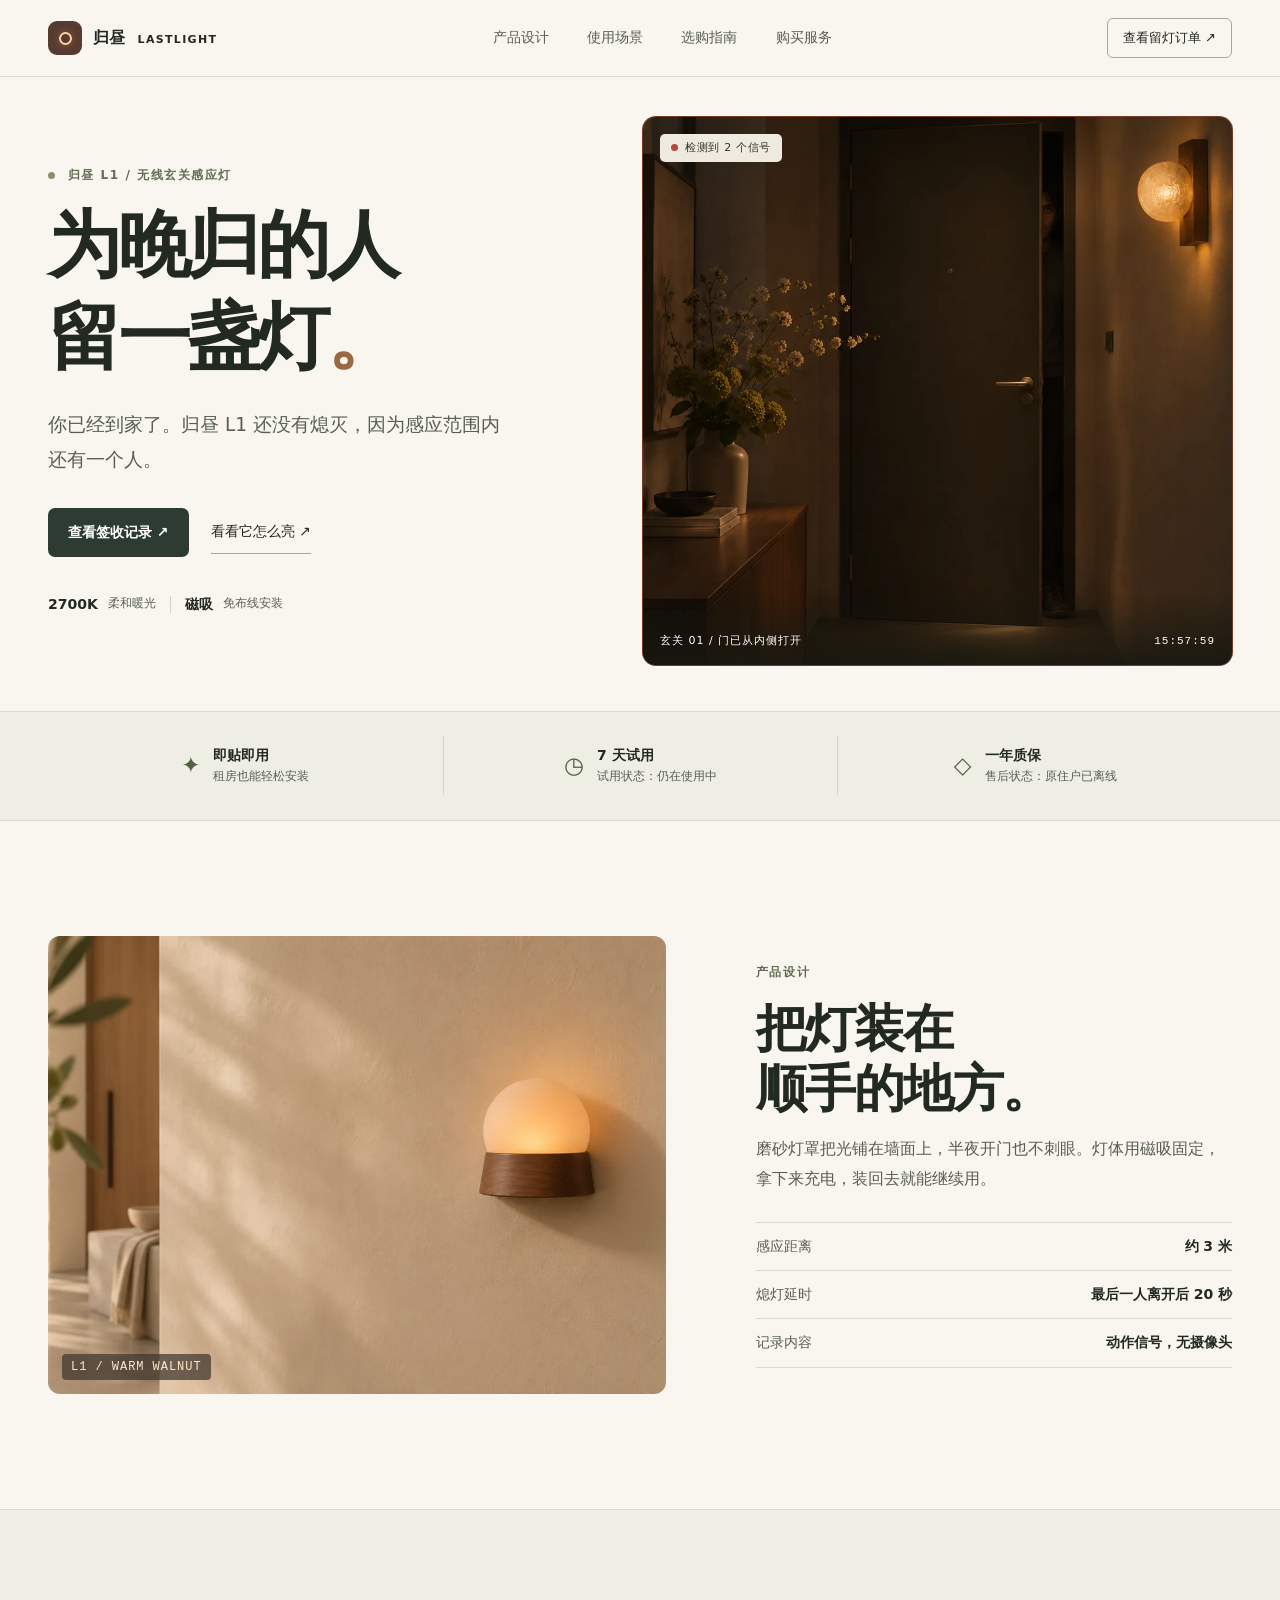
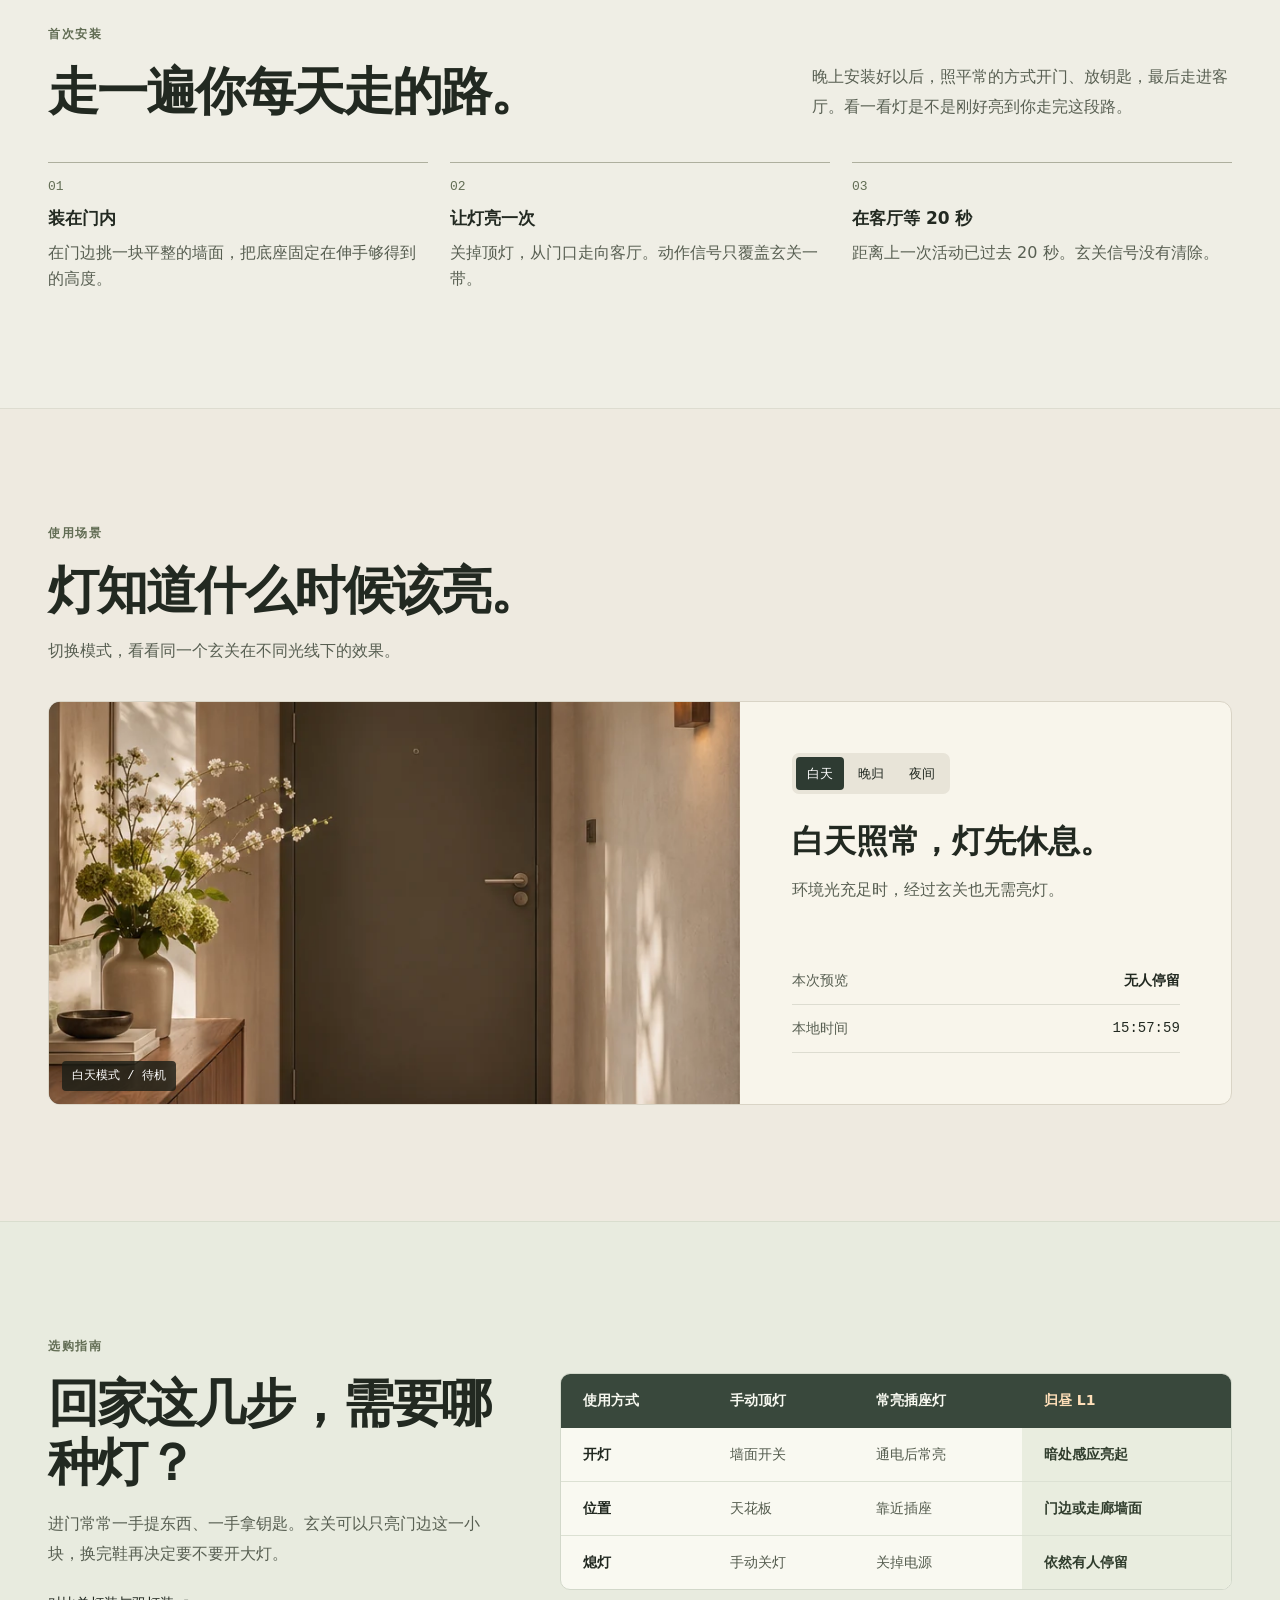
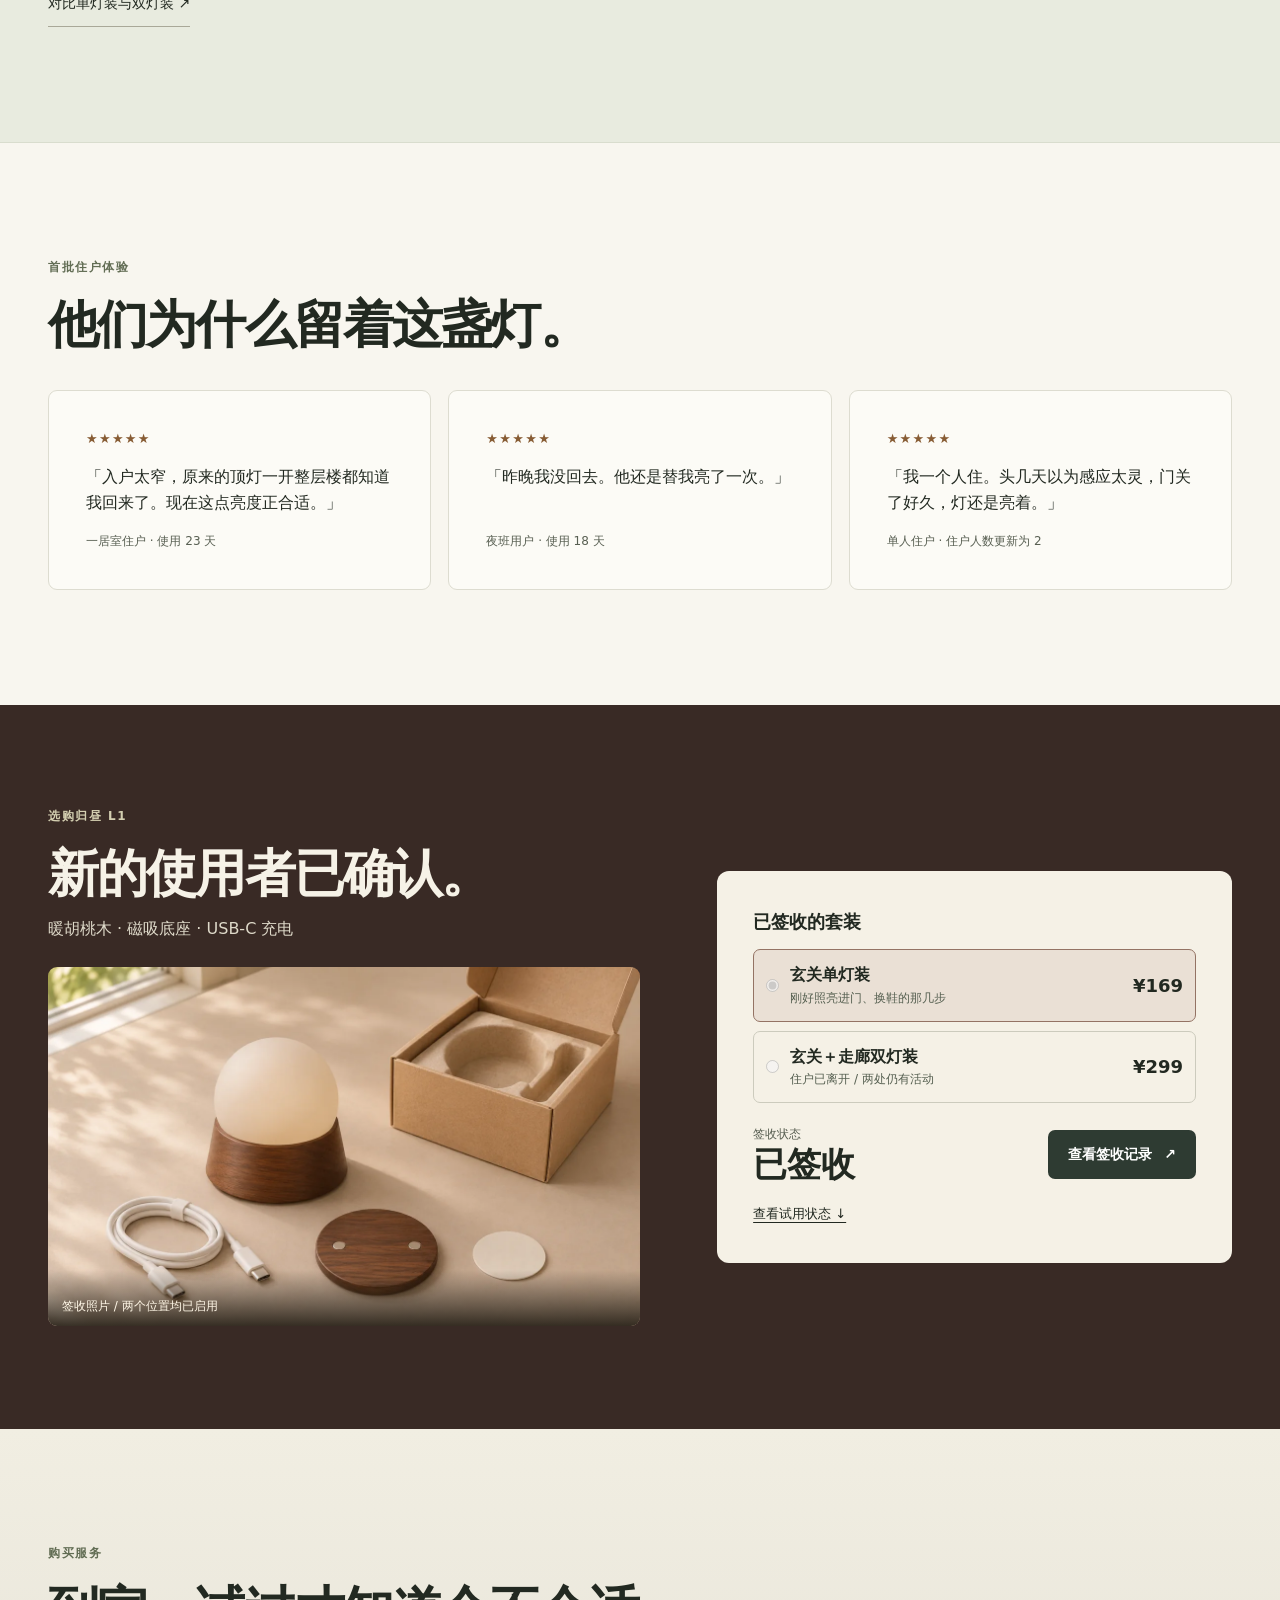
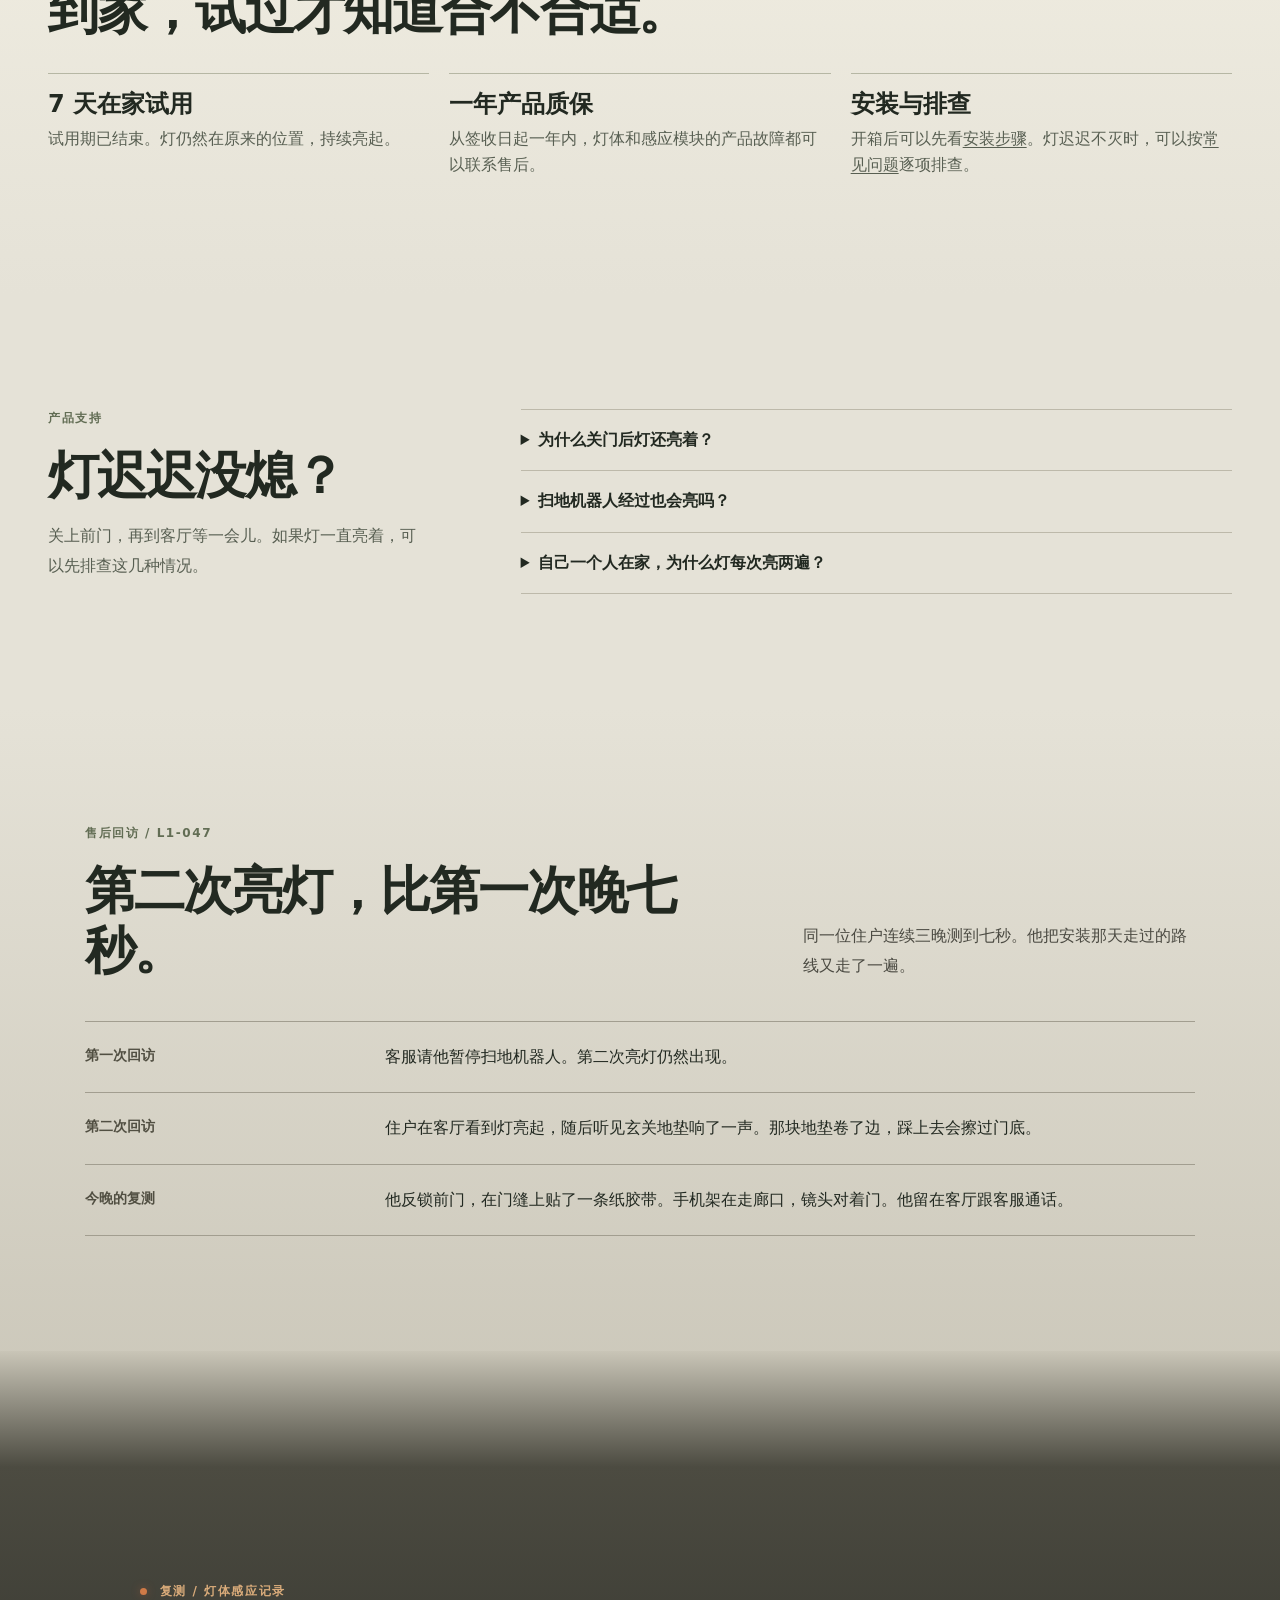
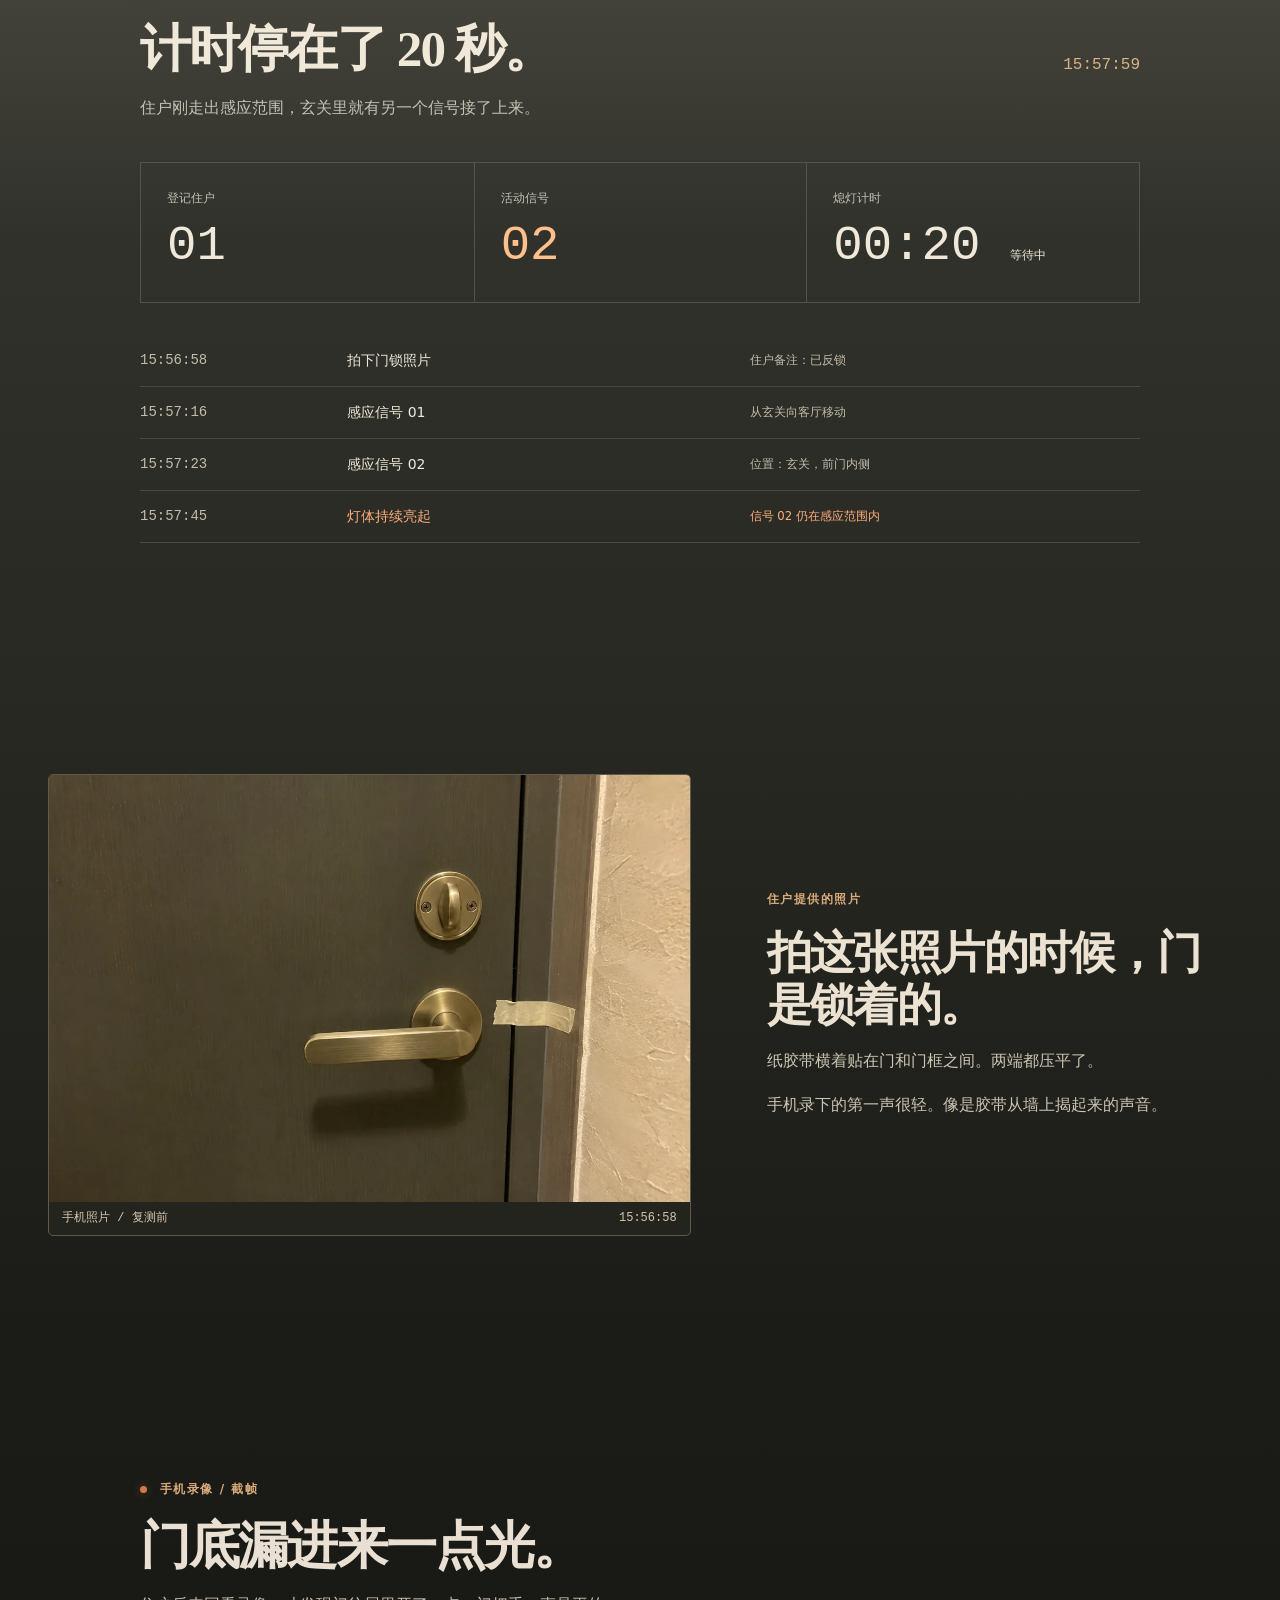
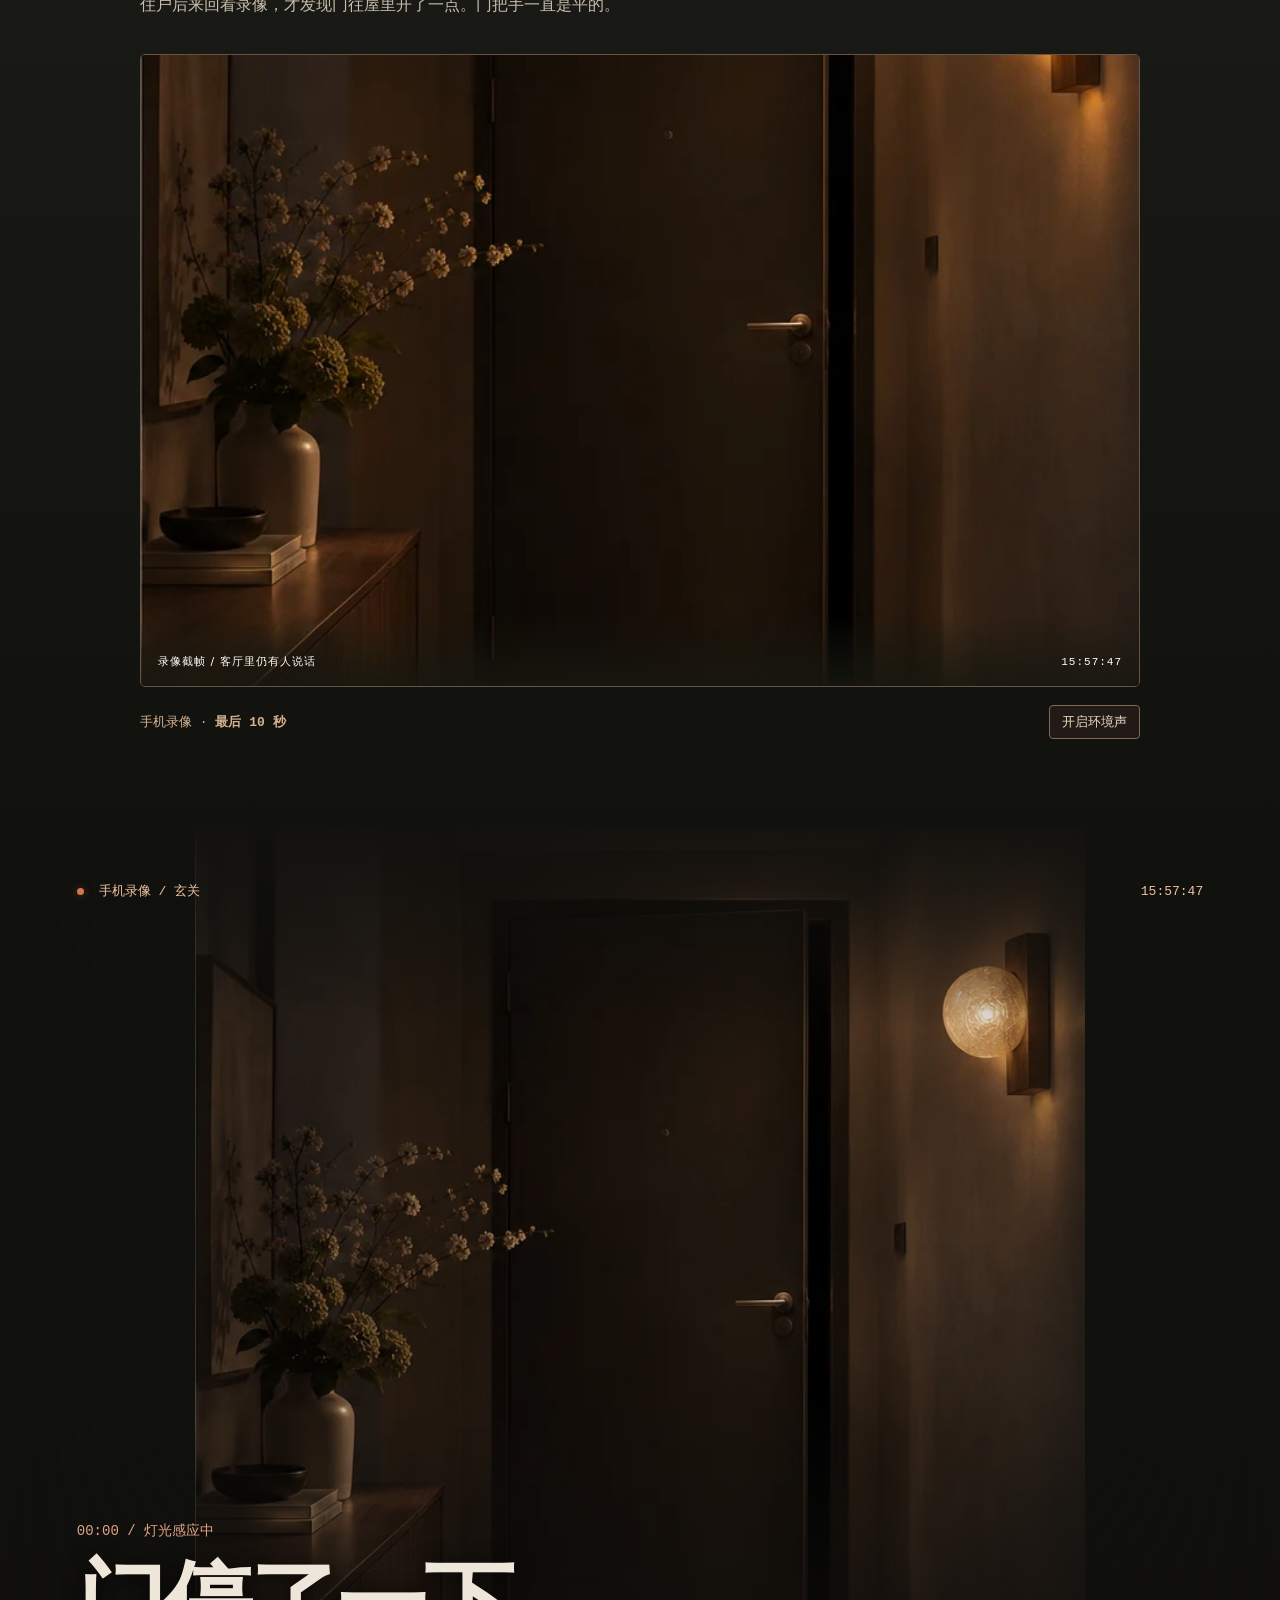
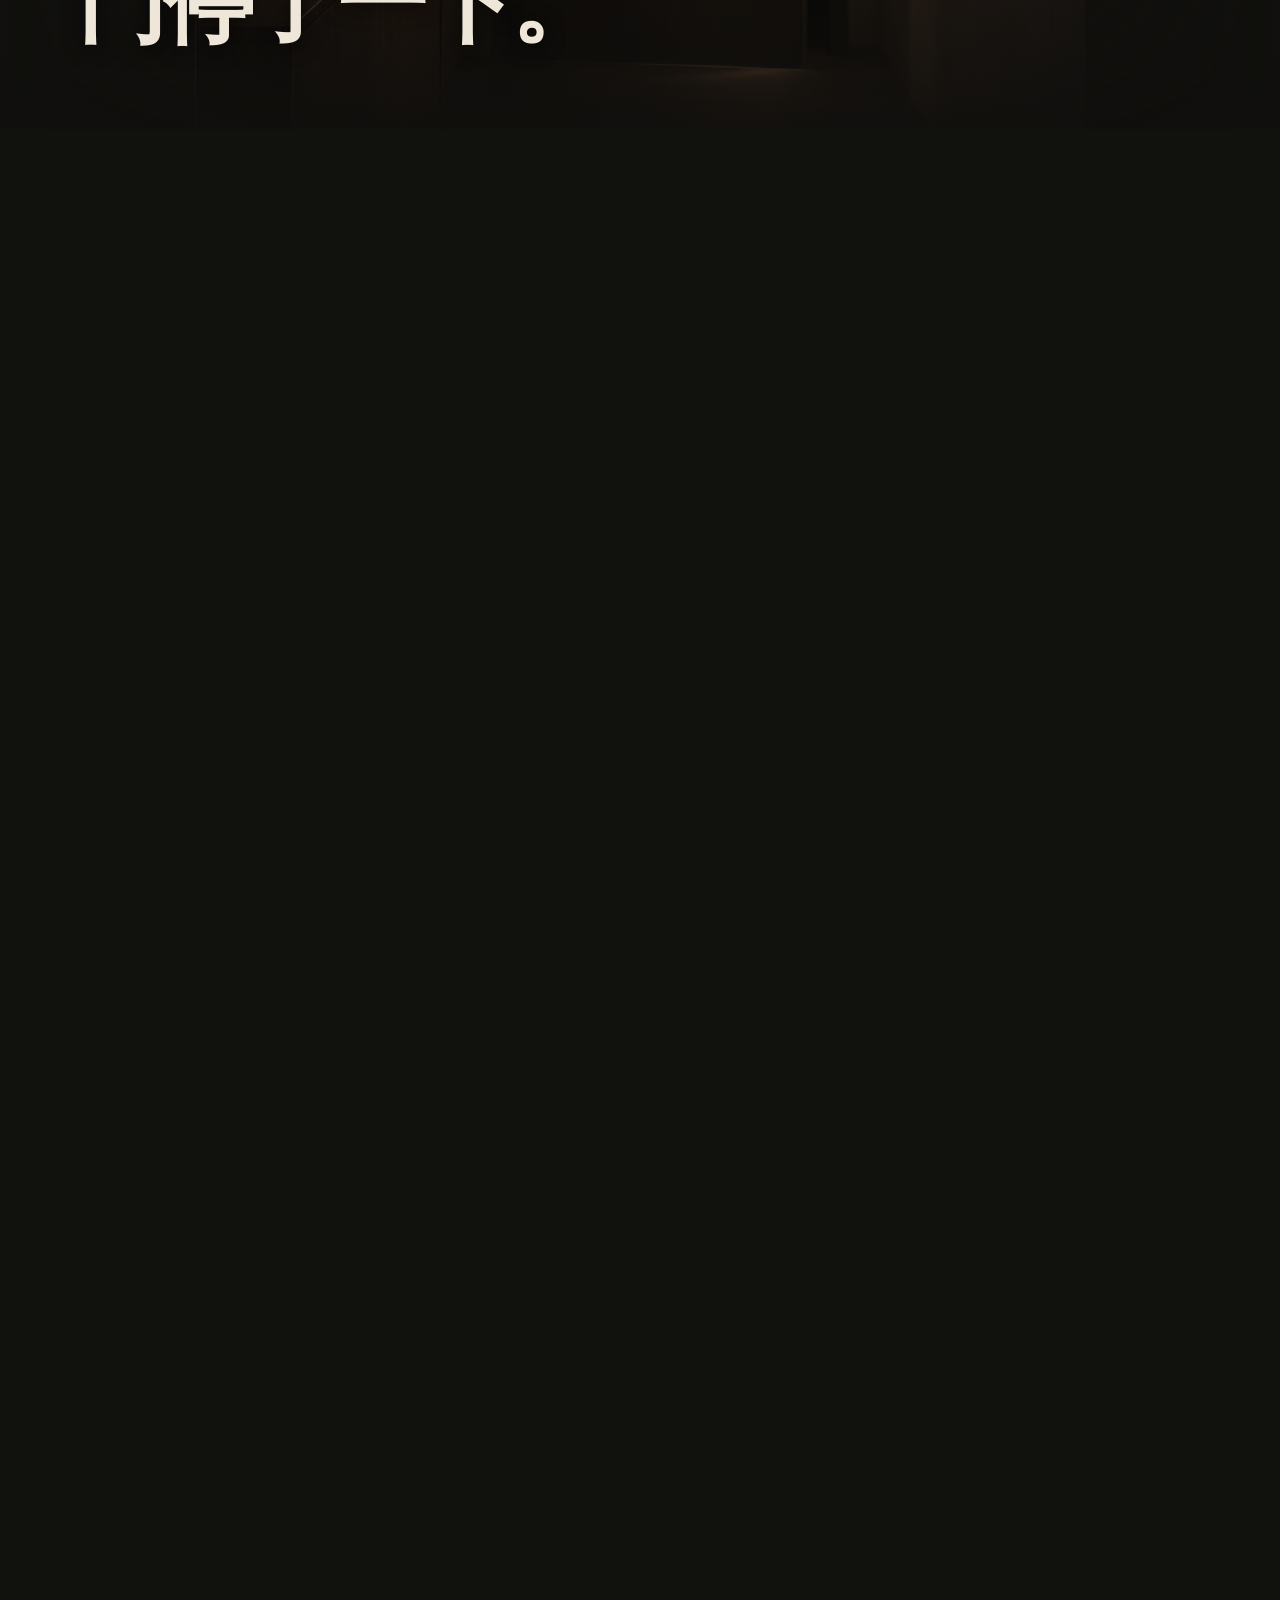
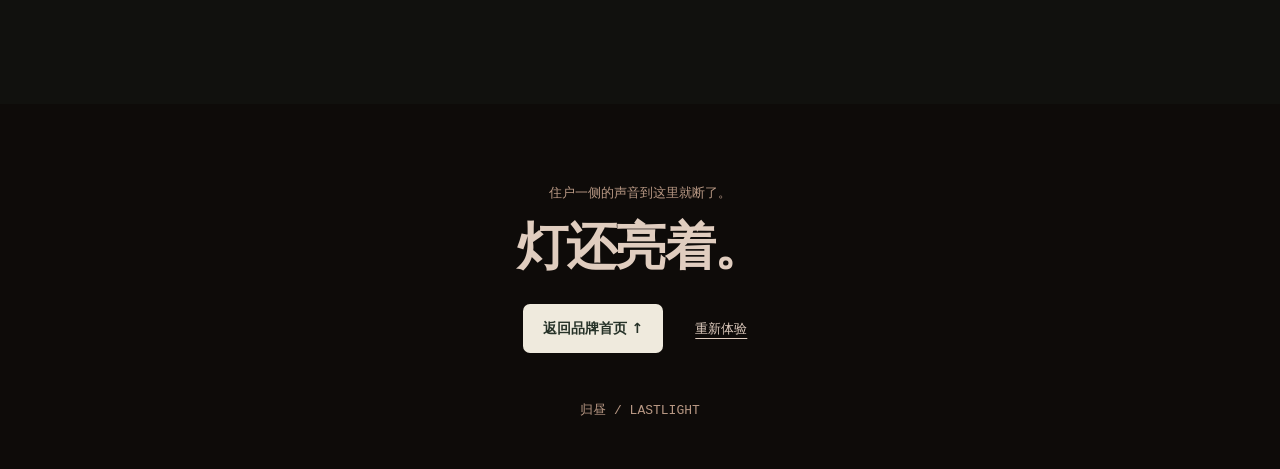
<file: index.html>
<!doctype html>
<html lang="zh-CN">
<head>
  <meta charset="UTF-8">
  <meta name="viewport" content="width=device-width, initial-scale=1">
  <meta name="theme-color" content="#f8f6ef">
  <meta name="description" content="归昼 L1 无线感应灯。2700K 暖光、磁吸安装，单灯 ¥169 起，可选玄关单灯装和玄关＋走廊双灯装。">
  <title>归昼 Lastlight · 为晚归的人留一盏灯</title>
  <link rel="icon" href="data:image/svg+xml,%3Csvg xmlns='http://www.w3.org/2000/svg' viewBox='0 0 40 40'%3E%3Crect width='40' height='40' rx='10' fill='%232e3b32'/%3E%3Ccircle cx='20' cy='18' r='8' fill='%23ffc486'/%3E%3Cpath d='M15 30h10' stroke='%23ffc486' stroke-width='2'/%3E%3C/svg%3E">
  <link rel="stylesheet" href="./style.css?v=3">
  <script src="./app.js?v=3" defer></script>
</head>
<body>
  <a class="skip" href="#home">跳到正文</a>
  <div class="site-head">
    <div class="wrap nav">
      <a class="brand" href="#home" aria-label="归昼首页"><i class="brand-mark" aria-hidden="true"></i><span>归昼 <b>LASTLIGHT</b></span></a>
      <nav aria-label="主导航"><a href="#product">产品设计</a><a href="#scenes">使用场景</a><a href="#guide">选购指南</a><a href="#delivery">购买服务</a></nav>
      <a class="nav-order" href="#order" data-after="查看留灯订单 ↗">选购 L1 <span aria-hidden="true">↗</span></a>
    </div>
  </div>

  <main id="home">
    <section class="hero wrap" aria-labelledby="hero-title">
      <div class="hero-copy">
        <p class="kicker"><span></span> 归昼 L1 / 无线玄关感应灯</p>
        <h1 id="hero-title">为晚归的人<span>留一盏灯<span class="period">。</span></span></h1>
        <p class="intro" data-after="你已经到家了。归昼 L1 还没有熄灭，因为感应范围内还有一个人。">钥匙还没找到，灯已经亮了。无需布线的暖光感应灯，让你进门的第一步，从容一点。</p>
        <div class="hero-actions"><a class="button primary" href="#order" data-after="查看签收记录 ↗">选购 L1 · ¥169 起 <span aria-hidden="true">↗</span></a><a class="text-link" href="#scenes">看看它怎么亮 <span aria-hidden="true">↗</span></a></div>
        <div class="hero-spec"><strong>2700K</strong><span>柔和暖光</span><i></i><strong>磁吸</strong><span>免布线安装</span></div>
      </div>
      <figure class="hero-visual">
        <img id="hero-image" src="./entry-day.webp" width="768" height="1024" alt="浅灰色玄关、胡桃木边柜和门边的暖色感应灯" fetchpriority="high">
        <span class="photo-label"><i></i><span id="hero-label">玄关光线示意</span></span>
        <figcaption><span data-after="玄关 01 / 门已从内侧打开">L1 暖胡桃木 / 入户玄关实景</span><time data-clock>--:--:--</time></figcaption>
      </figure>
    </section>

    <section class="service-strip" aria-label="购买服务">
      <div class="wrap strip-grid">
        <div><span aria-hidden="true">✦</span><div><strong>即贴即用</strong><small>租房也能轻松安装</small></div></div>
        <div><span aria-hidden="true">◷</span><div><strong>7 天试用</strong><small data-after="试用状态：仍在使用中">在自己的玄关试一试</small></div></div>
        <div><span aria-hidden="true">◇</span><div><strong>一年质保</strong><small data-after="售后状态：原住户已离线">灯体与感应模块同保</small></div></div>
      </div>
    </section>

    <section class="wrap product section-space" id="product" aria-labelledby="product-title">
      <div class="product-shot"><img src="./lamp.webp" width="1200" height="800" loading="lazy" alt="磨砂球形灯罩固定在一块胡桃木磁吸底座上"><span>L1 / WARM WALNUT</span></div>
      <div class="product-copy">
        <p class="kicker">产品设计</p>
        <h2 id="product-title">把灯装在<br>顺手的地方。</h2>
        <p class="body-copy">磨砂灯罩把光铺在墙面上，半夜开门也不刺眼。灯体用磁吸固定，拿下来充电，装回去就能继续用。</p>
        <dl class="specs"><div><dt>感应距离</dt><dd>约 3 米</dd></div><div><dt>熄灯延时</dt><dd data-after="最后一人离开后 20 秒">无人时 20 秒</dd></div><div><dt>记录内容</dt><dd>动作信号，无摄像头</dd></div></dl>
      </div>
    </section>

    <section class="setup" id="setup" aria-labelledby="setup-title">
      <div class="wrap section-space">
        <p class="kicker">首次安装</p>
        <div class="setup-head"><h2 id="setup-title">走一遍你每天走的路。</h2><p class="body-copy">晚上安装好以后，照平常的方式开门、放钥匙，最后走进客厅。看一看灯是不是刚好亮到你走完这段路。</p></div>
        <ol class="setup-steps">
          <li><strong>装在门内</strong><p>在门边挑一块平整的墙面，把底座固定在伸手够得到的高度。</p></li>
          <li><strong>让灯亮一次</strong><p>关掉顶灯，从门口走向客厅。动作信号只覆盖玄关一带。</p></li>
          <li><strong>在客厅等 20 秒</strong><p data-after="距离上一次活动已过去 20 秒。玄关信号没有清除。">玄关空下来以后，L1 会自动熄灯。可以重复一遍，确认这个位置合适。</p></li>
        </ol>
      </div>
    </section>

    <section class="scenes section-space" id="scenes" aria-labelledby="scenes-title">
      <div class="wrap">
        <p class="kicker">使用场景</p>
        <h2 id="scenes-title">灯知道什么时候该亮。</h2>
        <p class="body-copy">切换模式，看看同一个玄关在不同光线下的效果。</p>
        <div class="scene-demo">
          <figure><img id="scene-image" src="./entry-day.webp" width="768" height="1024" loading="lazy" alt="归昼 L1 的玄关照明预览"><figcaption id="scene-caption">白天模式 / 待机</figcaption></figure>
          <div class="scene-panel">
            <div class="scene-controls" aria-label="切换照明模式">
              <button type="button" data-mode="day" aria-pressed="true">白天</button>
              <button type="button" data-mode="dusk" aria-pressed="false">晚归</button>
              <button type="button" data-mode="night" aria-pressed="false">夜间</button>
            </div>
            <h3 id="scene-title">白天照常，灯先休息。</h3>
            <p id="scene-description" class="body-copy" aria-live="polite">环境光充足时，经过玄关也无需亮灯。</p>
            <div class="status-row"><span>本次预览</span><strong id="scene-status">无人停留</strong></div>
            <div class="status-row"><span>本地时间</span><time data-clock>--:--:--</time></div>
          </div>
        </div>
      </div>
    </section>

    <section class="guide section-space" id="guide" aria-labelledby="guide-title">
      <div class="wrap guide-grid">
        <div>
          <p class="kicker">选购指南</p>
          <h2 id="guide-title">回家这几步，需要哪种灯？</h2>
          <p class="body-copy">进门常常一手提东西、一手拿钥匙。玄关可以只亮门边这一小块，换完鞋再决定要不要开大灯。</p>
          <a class="text-link" href="#order">对比单灯装与双灯装 <span aria-hidden="true">↗</span></a>
        </div>
        <div class="compare-card">
          <table class="compare-table" aria-label="玄关常用照明方式对比">
            <thead><tr><th scope="col">使用方式</th><th scope="col">手动顶灯</th><th scope="col">常亮插座灯</th><th scope="col">归昼 L1</th></tr></thead>
            <tbody>
              <tr><th scope="row">开灯</th><td>墙面开关</td><td>通电后常亮</td><td>暗处感应亮起</td></tr>
              <tr><th scope="row">位置</th><td>天花板</td><td>靠近插座</td><td>门边或走廊墙面</td></tr>
              <tr><th scope="row">熄灯</th><td>手动关灯</td><td>关掉电源</td><td data-after="依然有人停留">无人后约 20 秒</td></tr>
            </tbody>
          </table>
        </div>
      </div>
    </section>

    <section class="wrap reviews section-space" aria-labelledby="reviews-title">
      <p class="kicker">首批住户体验</p>
      <h2 id="reviews-title">他们为什么留着这盏灯。</h2>
      <div class="review-grid">
        <figure><span aria-label="5 星">★★★★★</span><blockquote>「入户太窄，原来的顶灯一开整层楼都知道我回来了。现在这点亮度正合适。」</blockquote><figcaption>一居室住户 · 使用 23 天</figcaption></figure>
        <figure><span aria-label="5 星">★★★★★</span><blockquote data-after="「昨晚我没回去。他还是替我亮了一次。」">「我上夜班。家人不用开着客厅灯等我了。」</blockquote><figcaption>夜班用户 · 使用 18 天</figcaption></figure>
        <figure><span aria-label="5 星">★★★★★</span><blockquote>「我一个人住。头几天以为感应太灵，门关了好久，灯还是亮着。」</blockquote><figcaption data-after="单人住户 · 住户人数更新为 2">单人住户 · 使用第 7 天</figcaption></figure>
      </div>
    </section>

    <section class="order" id="order" aria-labelledby="order-title">
      <div class="wrap order-grid">
        <div class="order-overview">
          <p class="kicker">选购归昼 L1</p>
          <h2 id="order-title" data-after="新的使用者已确认。">门口一盏，走廊再留一盏。</h2>
          <p class="order-description">暖胡桃木 · 磁吸底座 · USB-C 充电</p>
          <figure class="kit-photo"><img src="./l1-kit.webp" width="1200" height="800" loading="lazy" alt="开箱后的归昼 L1 灯体、磁吸底座和充电配件"><figcaption data-after="签收照片 / 两个位置均已启用">单灯装开箱 / 每盏配一套安装配件</figcaption></figure>
        </div>
        <div class="order-panel">
          <fieldset id="pack-picker">
            <legend data-after="已签收的套装">选择套装</legend>
            <label class="pack-option">
              <input type="radio" name="pack" value="1" data-title="玄关单灯装" data-price="169" checked>
              <span><strong>玄关单灯装</strong><small>刚好照亮进门、换鞋的那几步</small></span><b>¥169</b>
            </label>
            <label class="pack-option">
              <input type="radio" name="pack" value="2" data-title="玄关＋走廊双灯装" data-price="299">
              <span><strong>玄关＋走廊双灯装</strong><small data-after="住户已离开 / 两处仍有活动">两处分别安装 · 比单买两盏省 ¥39</small></span><b>¥299</b>
            </label>
          </fieldset>
          <div class="order-actions">
            <div id="order-total" aria-live="polite" aria-atomic="true"><span>套装参考价</span><strong>¥169</strong></div>
            <button class="button primary" id="order-button" type="button"><span id="order-action-label">查看套装清单</span><span aria-hidden="true">↗</span></button>
          </div>
          <a class="order-policy" href="#delivery" data-after="查看试用状态 ↓">查看试用和质保说明 ↓</a>
        </div>
      </div>
    </section>

    <section class="delivery section-space" id="delivery" aria-labelledby="delivery-title">
      <div class="wrap">
        <p class="kicker">购买服务</p>
        <h2 id="delivery-title">到家，试过才知道合不合适。</h2>
        <div class="policy-grid">
          <article><h3>7 天在家试用</h3><p data-after="试用期已结束。灯仍然在原来的位置，持续亮起。">从签收开始算 7 天。在家走一遍平常的动线，再决定灯装在门边还是走廊。</p></article>
          <article><h3>一年产品质保</h3><p>从签收日起一年内，灯体和感应模块的产品故障都可以联系售后。</p></article>
          <article><h3>安装与排查</h3><p>开箱后可以先看<a href="#setup">安装步骤</a>。灯迟迟不灭时，可以按<a href="#support">常见问题</a>逐项排查。</p></article>
        </div>
      </div>
    </section>

    <section class="support section-space" id="support" aria-labelledby="support-title">
      <div class="wrap support-grid">
        <div><p class="kicker">产品支持</p><h2 id="support-title">灯迟迟没熄？</h2><p class="body-copy">关上前门，再到客厅等一会儿。如果灯一直亮着，可以先排查这几种情况。</p></div>
        <div class="faq">
          <details><summary>为什么关门后灯还亮着？</summary><p>关门后还有人站在约 3 米的感应范围内，延时会重新计时。最后一人离开后，灯会在 20 秒内熄灭。</p></details>
          <details><summary>扫地机器人经过也会亮吗？</summary><p>有可能。让机器人在充电座上停一晚，再看看同一时间是否还会触发。</p></details>
          <details><summary>自己一个人在家，为什么灯每次亮两遍？</summary><p>看一下两条记录之间隔了多久。如果你走出玄关后才出现第二条，可以把这个间隔告诉售后。</p></details>
        </div>
      </div>
    </section>

    <section class="case" id="case" aria-labelledby="case-title">
      <div class="wrap section-space">
        <p class="kicker">售后回访 / L1-047</p>
        <div class="case-head"><h2 id="case-title">第二次亮灯，比第一次晚七秒。</h2><p class="body-copy">同一位住户连续三晚测到七秒。他把安装那天走过的路线又走了一遍。</p></div>
        <ol class="case-trail" aria-label="售后回访记录">
          <li><span>第一次回访</span><p>客服请他暂停扫地机器人。第二次亮灯仍然出现。</p></li>
          <li><span>第二次回访</span><p>住户在客厅看到灯亮起，随后听见玄关地垫响了一声。那块地垫卷了边，踩上去会擦过门底。</p></li>
          <li><span>今晚的复测</span><p>他反锁前门，在门缝上贴了一条纸胶带。手机架在走廊口，镜头对着门。他留在客厅跟客服通话。</p></li>
        </ol>
      </div>
    </section>

    <section class="diagnostic" id="diagnostic" aria-labelledby="diagnostic-title">
      <div class="wrap section-space">
        <div class="diagnostic-head"><div><p class="kicker signal"><span></span> 复测 / 灯体感应记录</p><h2 id="diagnostic-title">计时停在了 20 秒。</h2></div><time data-clock>--:--:--</time></div>
        <p class="body-copy">住户刚走出感应范围，玄关里就有另一个信号接了上来。</p>
        <dl class="census"><div><dt>登记住户</dt><dd>01</dd></div><div><dt>活动信号</dt><dd>02</dd></div><div><dt>熄灯计时</dt><dd>00:20 <small>等待中</small></dd></div></dl>
        <ol class="event-log" aria-label="复测的四条记录">
          <li><time data-offset="-59">--:--:--</time><span>拍下门锁照片</span><small>住户备注：已反锁</small></li>
          <li><time data-offset="-41">--:--:--</time><span>感应信号 01</span><small>从玄关向客厅移动</small></li>
          <li><time data-offset="-34">--:--:--</time><span>感应信号 02</span><small>位置：玄关，前门内侧</small></li>
          <li><time data-offset="-12">--:--:--</time><span>灯体持续亮起</span><small>信号 02 仍在感应范围内</small></li>
        </ol>
      </div>
    </section>

    <section class="check" aria-labelledby="check-title">
      <div class="wrap section-space check-grid">
        <figure class="check-photo"><img src="./lock-check.webp" width="1200" height="800" loading="lazy" alt="复测前的门锁照片，纸胶带完整地跨过关闭的门缝"><figcaption><span>手机照片 / 复测前</span><time data-offset="-59">--:--:--</time></figcaption></figure>
        <div class="check-copy"><p class="kicker signal">住户提供的照片</p><h2 id="check-title">拍这张照片的时候，门是锁着的。</h2><p class="body-copy">纸胶带横着贴在门和门框之间。两端都压平了。</p><p class="body-copy">手机录下的第一声很轻。像是胶带从墙上揭起来的声音。</p></div>
      </div>
    </section>

    <section class="night" id="night" aria-labelledby="night-title">
      <div class="wrap night-inner">
        <p class="kicker signal"><span></span> 手机录像 / 截帧</p>
        <h2 id="night-title">门底漏进来一点光。</h2>
        <p>住户后来回看录像，才发现门往屋里开了一点。门把手一直是平的。</p>
        <figure class="night-photo"><img src="./entry-night.webp" width="768" height="1024" loading="lazy" alt="深夜的玄关，入户门开了一条缝"><figcaption><span>录像截帧 / 客厅里仍有人说话</span><time data-offset="-10">--:--:--</time></figcaption></figure>
        <div class="night-footer"><span>手机录像 · <b>最后 10 秒</b></span><button id="audio-button" type="button" aria-pressed="false">开启环境声</button></div>
      </div>
    </section>

    <section class="finale" id="finale" aria-labelledby="final-title">
      <div class="final-sticky">
        <div class="final-frames">
          <img src="./entry-night.webp" width="768" height="1024" loading="lazy" alt="">
          <img id="final-image" src="./threshold-v2.webp" width="990" height="1320" loading="lazy" alt="">
        </div>
        <div class="final-shade"></div>
        <div class="monitor"><span><i></i> 手机录像 / 玄关</span><time id="playback-time" data-offset="-10">--:--:--</time></div>
        <div class="final-copy"><p id="final-caption">00:00 / 灯光感应中</p><h2 id="final-title">门停了一下。</h2></div>
      </div>
    </section>

    <footer class="end">
      <p>住户一侧的声音到这里就断了。</p>
      <h2 data-after="灯还亮着。">归昼 Lastlight</h2>
      <div><a class="button light" href="#home" id="return">返回品牌首页 ↑</a><button id="reset" class="text-button" type="button">重新体验</button></div>
      <small>归昼 / LASTLIGHT</small>
    </footer>
  </main>
  <dialog id="order-dialog" aria-labelledby="order-dialog-title" aria-describedby="order-dialog-text">
    <div class="dialog-body"><form method="dialog"><button class="dialog-close" type="submit" aria-label="关闭">×</button></form><p class="kicker">归昼 L1 / 暖胡桃木</p><h2 id="order-dialog-title">玄关单灯装</h2><p id="order-dialog-text">参考价 ¥169</p>
      <dl class="kit-list" id="kit-list">
        <div><dt>归昼 L1 灯体</dt><dd>×1</dd></div><div><dt>磁吸底座与免钉贴</dt><dd>×1</dd></div><div><dt>USB-C 充电线</dt><dd>×1</dd></div>
      </dl>
      <form method="dialog"><button class="button primary" type="submit">返回选购</button></form>
    </div>
  </dialog>
</body>
</html>
</file>
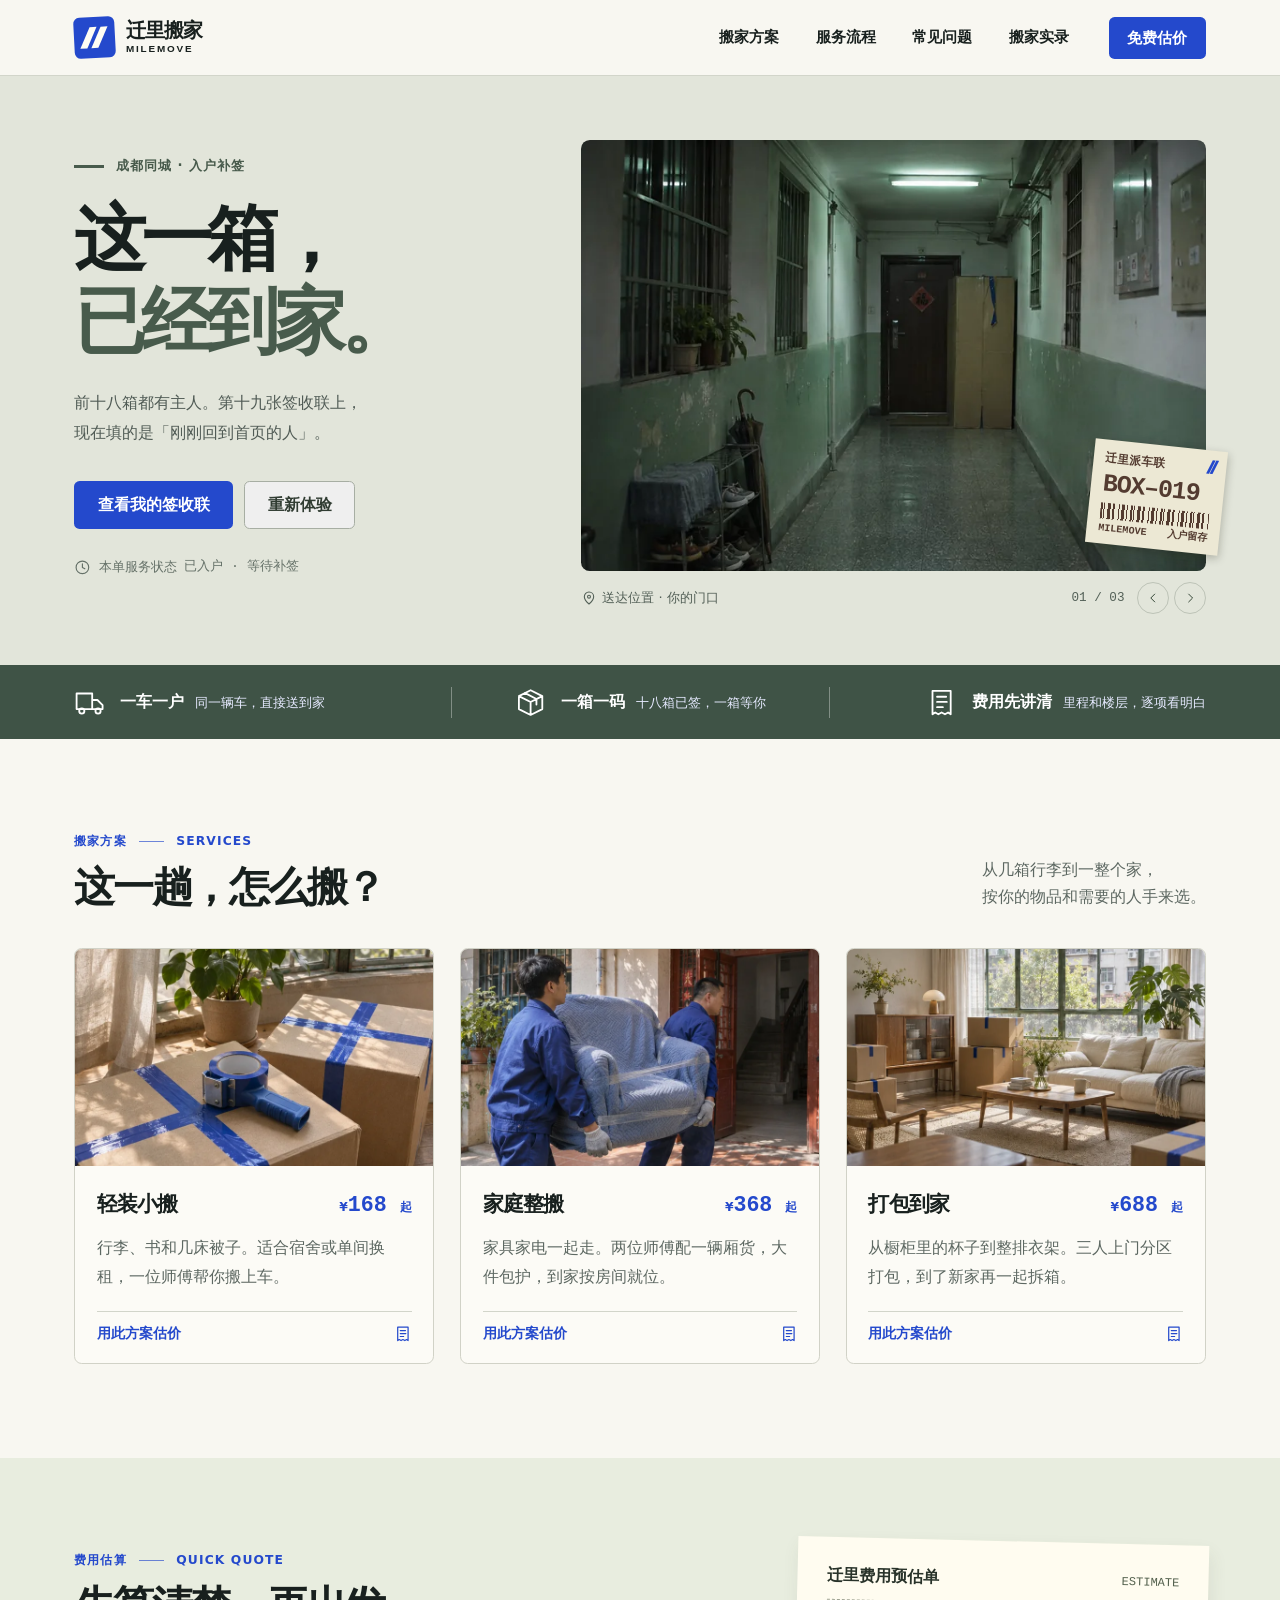
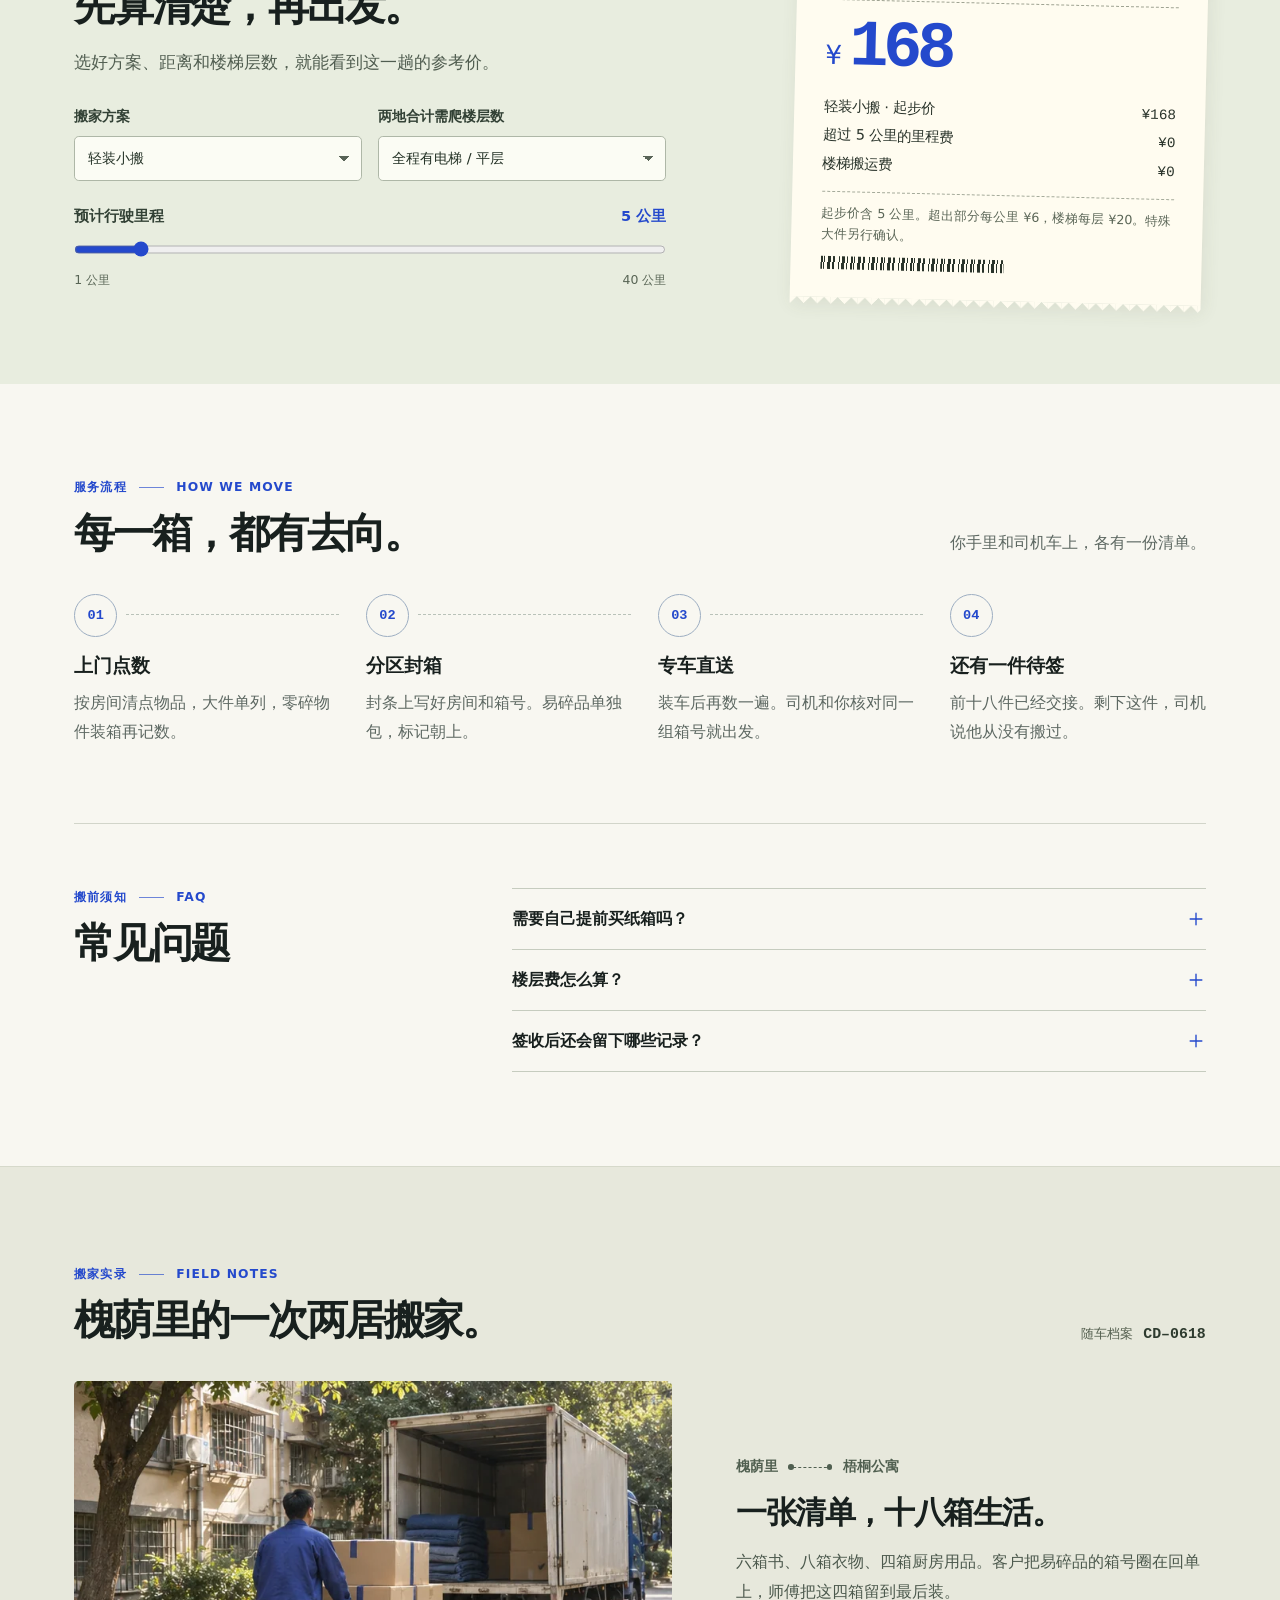
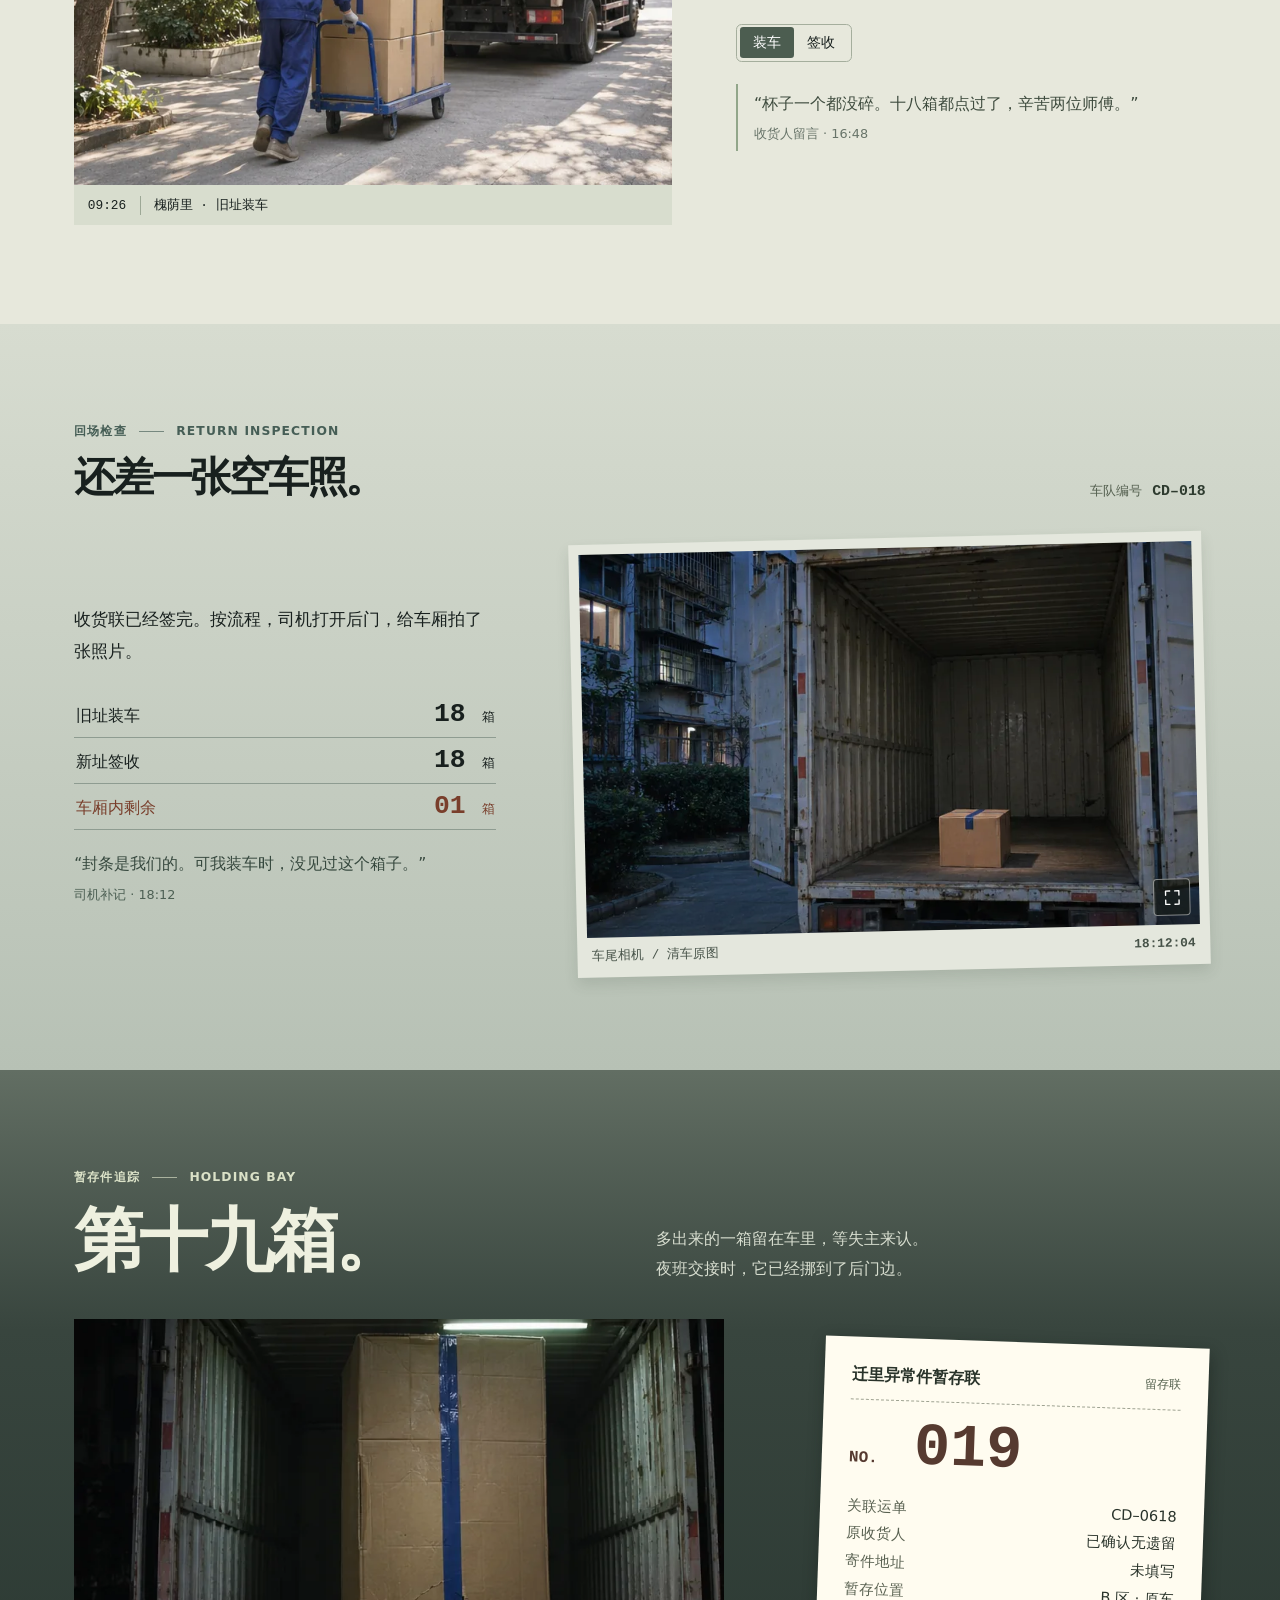
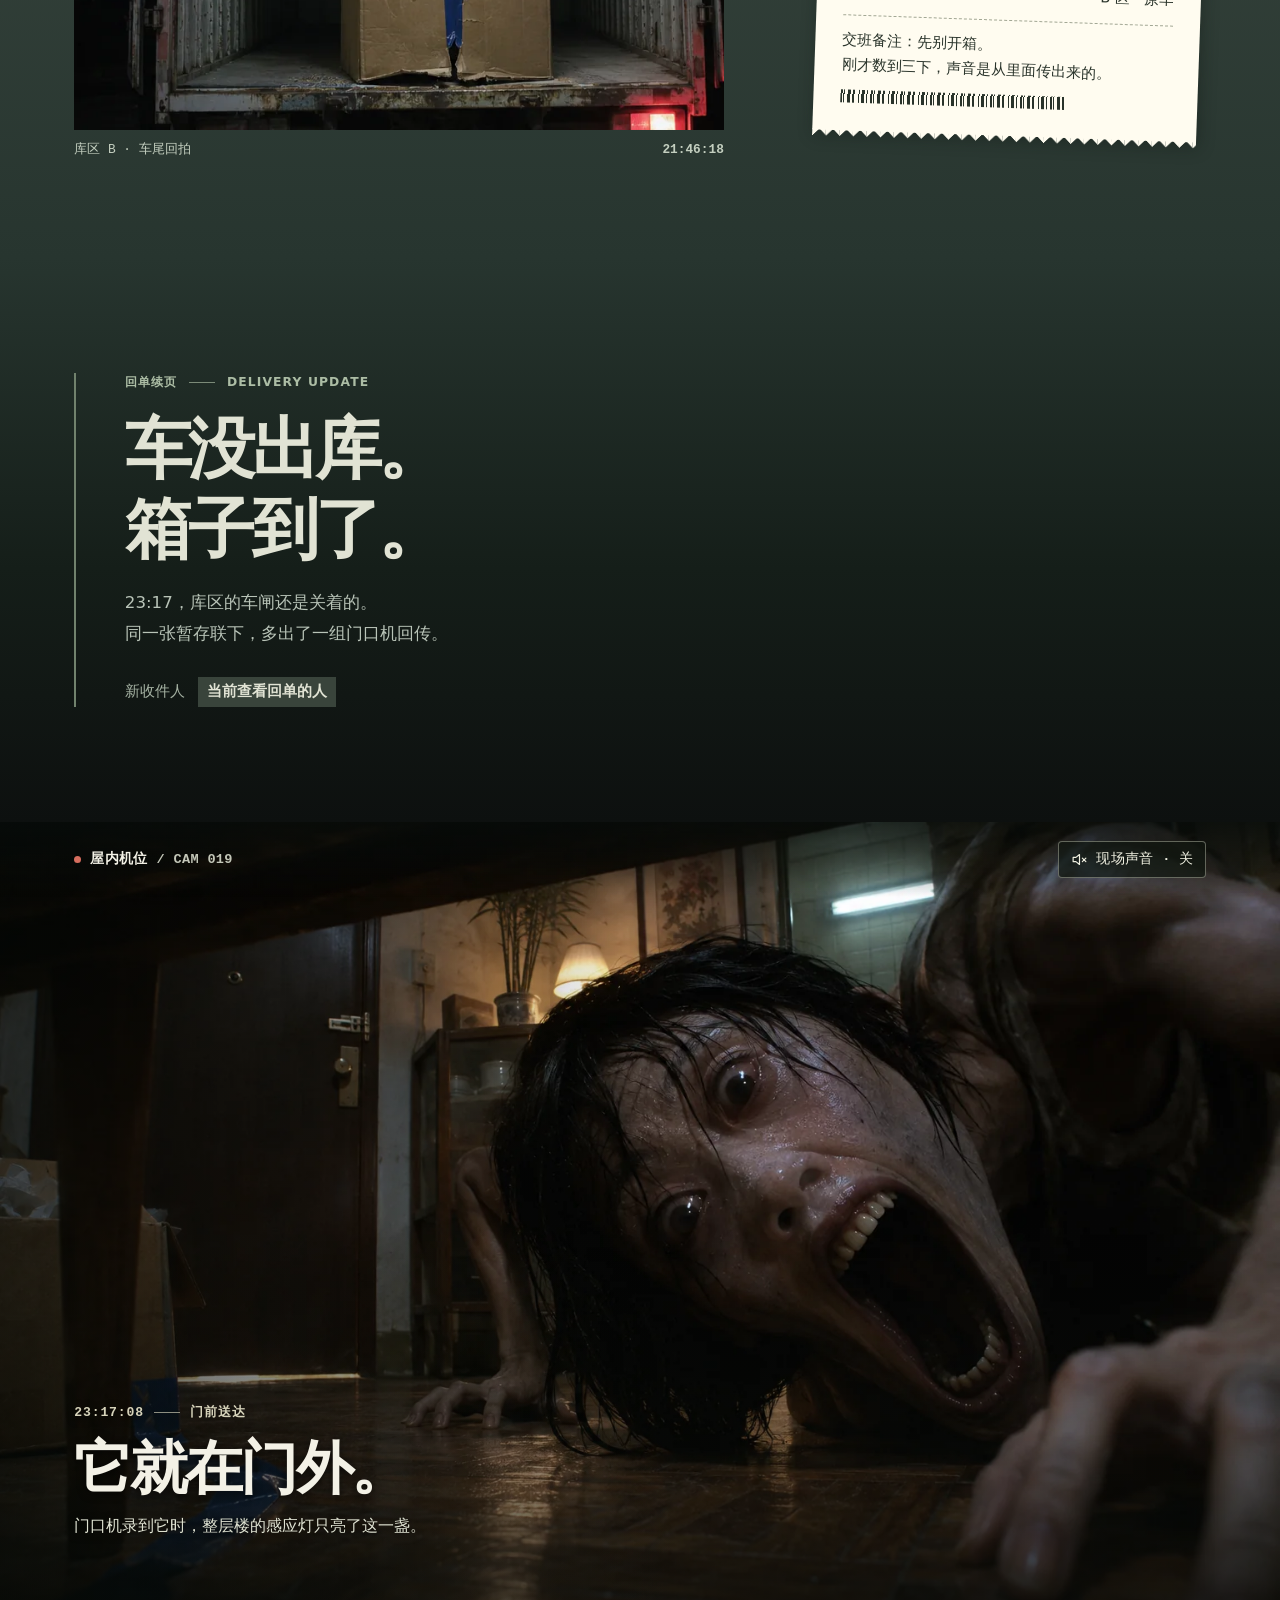
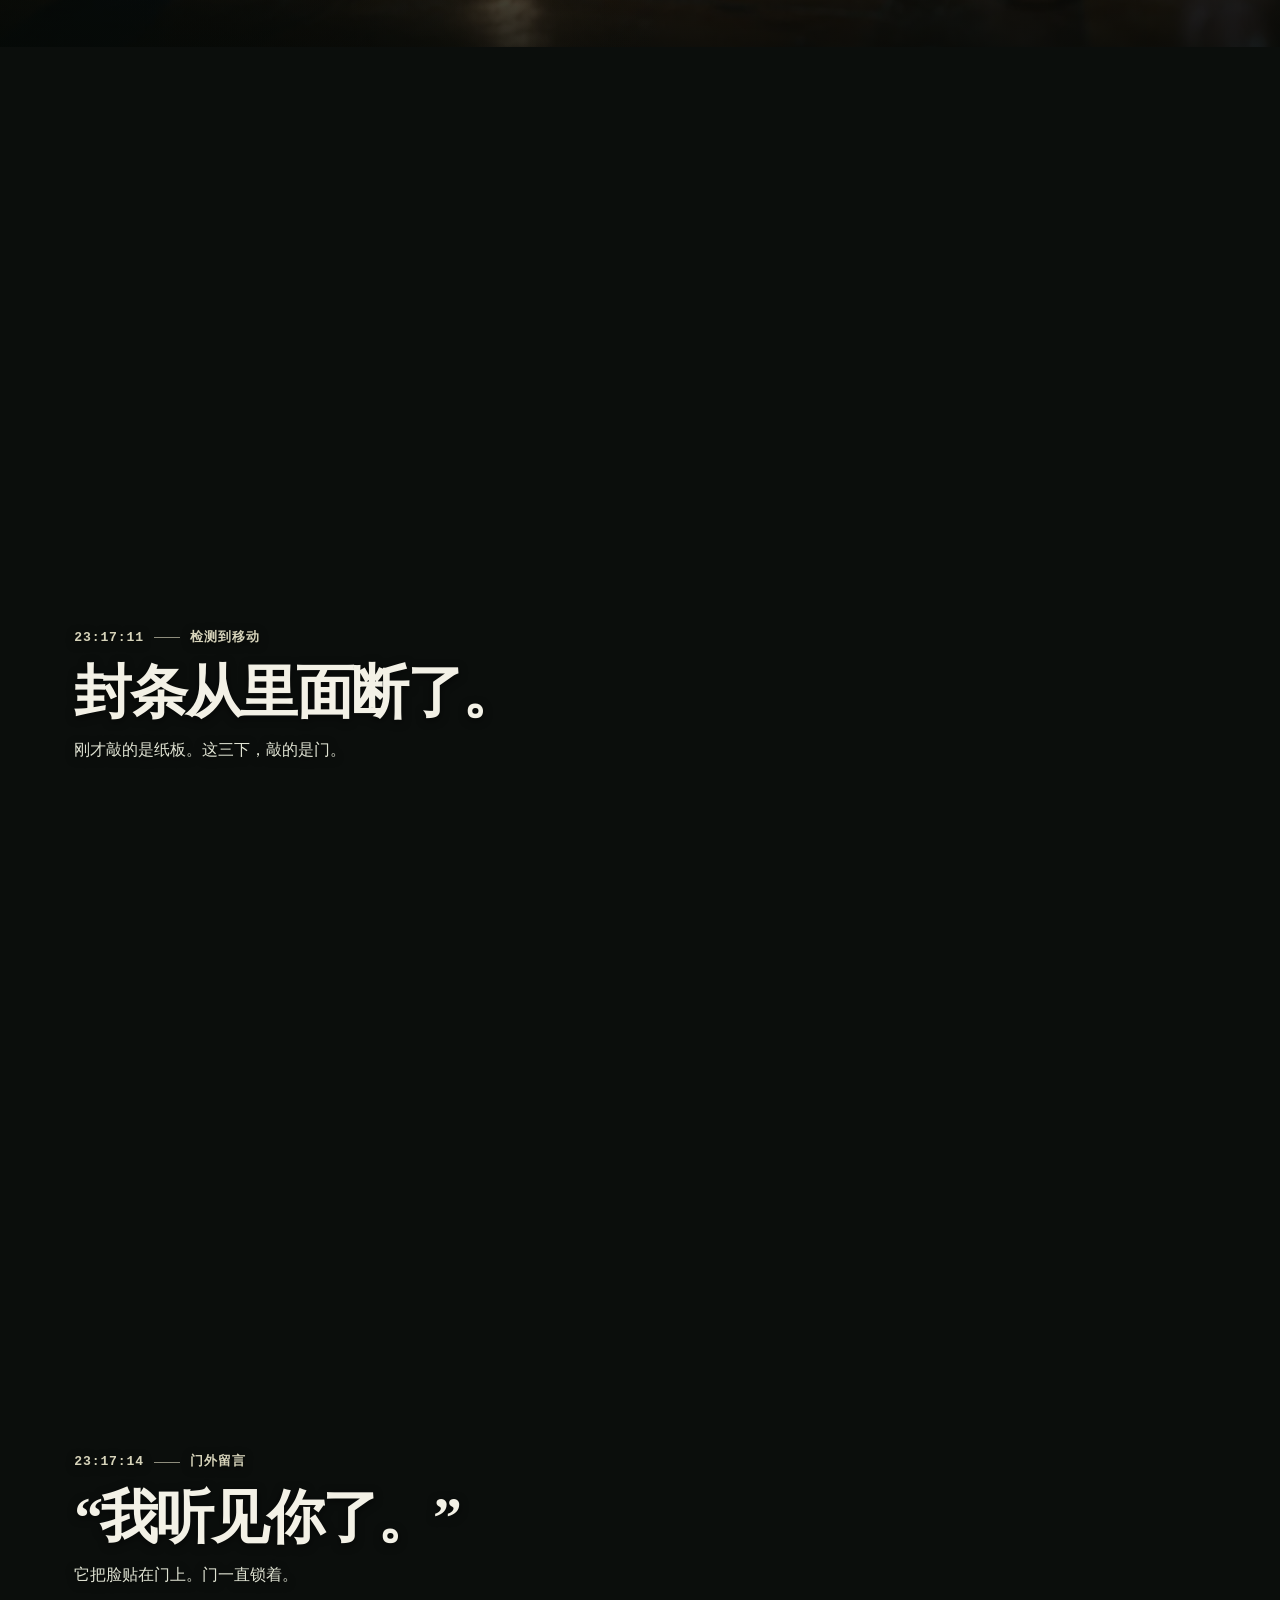
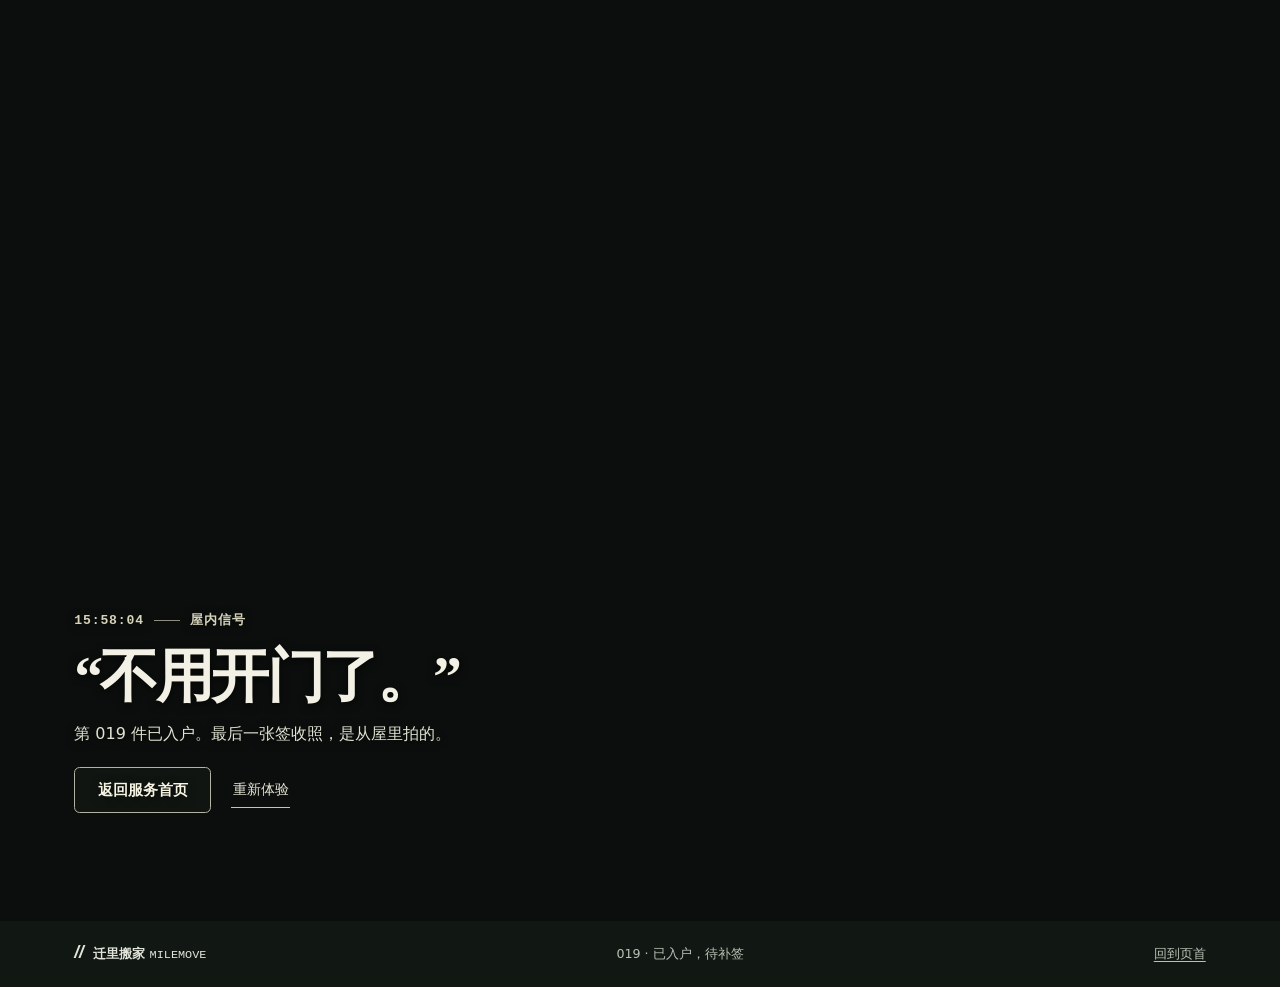
<file: milemove/index.html>
<!doctype html>
<html lang="zh-CN">
<head>
  <meta charset="utf-8">
  <meta name="viewport" content="width=device-width, initial-scale=1">
  <meta name="theme-color" content="#f8f7f1">
  <meta name="description" content="迁里搬家 MILEMOVE，成都同城搬家服务。了解搬家方案，算算这一趟的费用，跟着一张回单看物品怎样到家。">
  <title>迁里搬家 MILEMOVE · 成都同城搬家</title>
  <link rel="icon" href="./assets/mark.svg" type="image/svg+xml">
  <link rel="preload" as="image" href="./assets/fleet.webp">
  <link rel="stylesheet" href="./style.css?v=2">
  <script src="./app.js?v=2" defer></script>
</head>
<body>
  <svg class="symbols" aria-hidden="true" xmlns="http://www.w3.org/2000/svg">
    <symbol id="i-pin" viewBox="0 0 24 24"><path d="M19 10c0 5-7 11-7 11S5 15 5 10a7 7 0 1 1 14 0Z"/><circle cx="12" cy="10" r="2.2"/></symbol>
    <symbol id="i-box" viewBox="0 0 24 24"><path d="m3 7 9-4.5L21 7v10l-9 4.5L3 17Zm0 0 9 4.5L21 7m-9 4.5v10m-4.5-17 9 4.7v4.3"/></symbol>
    <symbol id="i-truck" viewBox="0 0 24 24"><path d="M2 5h12v12H2zm12 5h4l4 4v3h-8"/><circle cx="6" cy="18.5" r="2"/><circle cx="18.5" cy="18.5" r="2"/></symbol>
    <symbol id="i-receipt" viewBox="0 0 24 24"><path d="M5 3h14v18l-2-1.4-2.4 1.4-2.6-1.4L9.5 21l-2.4-1.4L5 21Zm3.5 4.5h7m-7 4H16m-7.5 4H13"/></symbol>
    <symbol id="i-clock" viewBox="0 0 24 24"><circle cx="12" cy="12" r="9"/><path d="M12 7v5l3.5 2"/></symbol>
    <symbol id="i-left" viewBox="0 0 24 24"><path d="m14.5 5.5-6.5 6.5 6.5 6.5"/></symbol>
    <symbol id="i-right" viewBox="0 0 24 24"><path d="m9.5 5.5 6.5 6.5-6.5 6.5"/></symbol>
    <symbol id="i-plus" viewBox="0 0 24 24"><path d="M12 5v14M5 12h14"/></symbol>
    <symbol id="i-sound" viewBox="0 0 24 24"><path d="M3 9h4l5-4v14l-5-4H3zm13-1c2 2 2 6 0 8m3-11c4 4 4 10 0 14"/></symbol>
    <symbol id="i-mute" viewBox="0 0 24 24"><path d="M3 9h4l5-4v14l-5-4H3zm13 1 5 5m0-5-5 5"/></symbol>
    <symbol id="i-expand" viewBox="0 0 24 24"><path d="M4 9V4h5m6 0h5v5m0 6v5h-5M9 20H4v-5"/></symbol>
  </svg>
  <a class="skip" href="#main">跳到主要内容</a>
  <header class="site-header" id="site-header">
    <div class="shell header-inner">
      <a class="brand" href="#top" aria-label="迁里搬家，返回首页"><span class="brand-mark" aria-hidden="true"></span><span class="brand-word">迁里搬家<span>MILEMOVE</span></span></a>
      <nav class="nav" id="nav" aria-label="主导航">
        <a href="#services">搬家方案</a><a href="#process">服务流程</a><a href="#questions">常见问题</a><a href="#case-file">搬家实录</a>
      </nav>
      <div class="header-actions"><a class="nav-quote" href="#estimate">免费估价</a><button type="button" class="menu-toggle" aria-label="展开导航" aria-expanded="false" aria-controls="nav"><span></span><span></span></button></div>
    </div>
  </header>
  <main id="main">
    <section class="hero" id="top" aria-labelledby="hero-title">
      <div class="shell hero-grid">
        <div class="hero-copy">
          <p class="eyebrow"><span class="mini-rule"></span><span id="hero-place">成都同城搬家服务</span></p>
          <h1 id="hero-title"><span id="hero-first">把日子，</span><strong id="hero-last">搬到新家<span class="fullstop">。</span></strong></h1>
          <p class="hero-intro" id="hero-intro">从第一卷封箱胶带，到最后一只箱子进门。<br>打包、搬运、归位，这一路交给迁里。</p>
          <div class="hero-buttons"><a class="button primary" id="hero-cta" href="#estimate">算算搬家费用</a><a class="button outline" id="hero-secondary" href="#services">看看服务方案</a><button class="button outline" id="hero-replay" type="button" data-replay hidden>重新体验</button></div>
          <p class="service-hours"><svg class="icon"><use href="#i-clock"/></svg><span id="hours-text">每日服务时间</span><b id="hours-value">08:00 – 20:00</b></p>
        </div>
        <figure class="hero-gallery">
          <div class="hero-photo">
            <img id="hero-image" src="./assets/fleet.webp" width="1536" height="1024" alt="午后的成都街道上，一辆蓝白色迁里搬家货车停在树荫下" fetchpriority="high">
            <div class="dispatch-label" aria-hidden="true"><div class="dispatch-label-head"><b>迁里派车联</b><span class="double-slash">//</span></div><strong id="dispatch-code">CD–018</strong><span class="barcode"></span><div class="dispatch-label-foot"><span>MILEMOVE</span><span id="dispatch-kind">同城专车</span></div></div>
          </div>
          <figcaption class="gallery-caption"><div class="gallery-description" aria-live="polite"><svg class="icon"><use href="#i-pin"/></svg><span id="gallery-label">成都 · 车队街拍</span></div><div class="gallery-controls"><span class="counter" id="gallery-counter">01 / 03</span><button type="button" class="icon-button" id="gallery-prev" aria-label="上一张车队照片"><svg class="icon"><use href="#i-left"/></svg></button><button type="button" class="icon-button" id="gallery-next" aria-label="下一张车队照片"><svg class="icon"><use href="#i-right"/></svg></button></div></figcaption>
        </figure>
      </div>
    </section>
    <div class="value-strip"><div class="shell values">
      <div><svg class="line-icon"><use href="#i-truck"/></svg><p><b>一车一户</b><span>同一辆车，直接送到家</span></p></div>
      <div><svg class="line-icon"><use href="#i-box"/></svg><p><b>一箱一码</b><span id="promise-count">装车和签收都按箱点数</span></p></div>
      <div><svg class="line-icon"><use href="#i-receipt"/></svg><p><b>费用先讲清</b><span>里程和楼层，逐项看明白</span></p></div>
    </div></div>

    <section class="section shell" id="services" aria-labelledby="services-title">
      <div class="section-head"><div><p class="kicker">搬家方案 <i></i> SERVICES</p><h2 id="services-title">这一趟，怎么搬？</h2></div><p>从几箱行李到一整个家，<br>按你的物品和需要的人手来选。</p></div>
      <div class="service-grid">
        <article class="service-card"><img width="764" height="508" src="./assets/packing.webp" loading="lazy" alt="靠窗的搬家纸箱和一卷蓝色封箱胶带"><div class="service-body"><div class="plan-title"><h3>轻装小搬</h3><span><small>¥</small>168 <small>起</small></span></div><p>行李、书和几床被子。适合宿舍或单间换租，一位师傅帮你搬上车。</p><a class="plan-link" href="#estimate" data-plan="light">用此方案估价<svg class="icon"><use href="#i-receipt"/></svg></a></div></article>
        <article class="service-card"><img width="764" height="508" src="./assets/carrying.webp" loading="lazy" alt="两位穿蓝色工装的搬运师傅合力抬起包好的家具"><div class="service-body"><div class="plan-title"><h3>家庭整搬</h3><span><small>¥</small>368 <small>起</small></span></div><p>家具家电一起走。两位师傅配一辆厢货，大件包护，到家按房间就位。</p><a class="plan-link" href="#estimate" data-plan="family">用此方案估价<svg class="icon"><use href="#i-receipt"/></svg></a></div></article>
        <article class="service-card"><img width="764" height="508" src="./assets/new-home.webp" loading="lazy" alt="新家客厅里整齐码着纸箱，家具已经归位"><div class="service-body"><div class="plan-title"><h3>打包到家</h3><span><small>¥</small>688 <small>起</small></span></div><p>从橱柜里的杯子到整排衣架。三人上门分区打包，到了新家再一起拆箱。</p><a class="plan-link" href="#estimate" data-plan="full">用此方案估价<svg class="icon"><use href="#i-receipt"/></svg></a></div></article>
      </div>
    </section>

    <section class="estimate-section" id="estimate" aria-labelledby="estimate-title">
      <div class="shell estimate-grid">
        <div><p class="kicker">费用估算 <i></i> QUICK QUOTE</p><h2 id="estimate-title">先算清楚，再出发。</h2><p class="lede">选好方案、距离和楼梯层数，就能看到这一趟的参考价。</p>
          <div class="quote-controls">
            <label class="field"><span>搬家方案</span><select id="plan"><option value="light">轻装小搬</option><option value="family">家庭整搬</option><option value="full">打包到家</option></select></label>
            <label class="field"><span>两地合计需爬楼层数</span><select id="stairs"><option value="0">全程有电梯 / 平层</option><option value="1">1 层</option><option value="2">2 层</option><option value="3">3 层</option><option value="4">4 层</option><option value="5">5 层</option><option value="6">6 层</option><option value="7">7 层</option><option value="8">8 层</option><option value="9">9 层</option><option value="10">10 层</option></select></label>
            <label class="range-field" for="km"><span>预计行驶里程</span><output id="km-value" for="km">5 公里</output></label><input type="range" id="km" min="1" max="40" value="5" aria-label="预计行驶里程（公里）">
            <div class="range-ends"><span>1 公里</span><span>40 公里</span></div>
          </div>
        </div>
        <div class="quote-paper"><div class="paper-top"><b>迁里费用预估单</b><span>ESTIMATE</span></div><div class="paper-price"><span>¥</span><output id="total" for="plan km stairs" aria-live="polite">168</output></div><dl class="price-lines"><div><dt id="base-name">轻装小搬 · 起步价</dt><dd id="base-cost">¥168</dd></div><div><dt>超过 5 公里的里程费</dt><dd id="km-cost">¥0</dd></div><div><dt>楼梯搬运费</dt><dd id="stair-cost">¥0</dd></div></dl><p>起步价含 5 公里。超出部分每公里 ¥6，楼梯每层 ¥20。特殊大件另行确认。</p><span class="barcode" aria-hidden="true"></span></div>
      </div>
    </section>

    <section id="process" class="section shell process-section" aria-labelledby="process-title">
      <div class="section-head"><div><p class="kicker">服务流程 <i></i> HOW WE MOVE</p><h2 id="process-title">每一箱，都有去向。</h2></div><p>你手里和司机车上，各有一份清单。</p></div>
      <ol class="process-list"><li><b>上门点数</b><p>按房间清点物品，大件单列，零碎物件装箱再记数。</p></li><li><b>分区封箱</b><p>封条上写好房间和箱号。易碎品单独包，标记朝上。</p></li><li><b>专车直送</b><p>装车后再数一遍。司机和你核对同一组箱号就出发。</p></li><li><b id="process-last">对码签收</b><p id="process-caption">在新家逐箱点收；司机回场前，补拍最后一张空车照。</p></li></ol>
      <div class="faq-grid" id="questions"><div><p class="kicker">搬前须知 <i></i> FAQ</p><h2>常见问题</h2></div><div class="faqs">
        <details><summary>需要自己提前买纸箱吗？<svg class="icon"><use href="#i-plus"/></svg></summary><p>可以自备。选「打包到家」时，师傅会带纸箱、蓝色封箱胶带和填充材料。书籍建议分成小箱，留出双手能抱稳的重量。</p></details>
        <details><summary>楼层费怎么算？<svg class="icon"><use href="#i-plus"/></svg></summary><p>只算需要走楼梯的高度。例如从无电梯三楼搬到有电梯的六楼，从三楼到一楼走两层，估价时选「2 层」即可。</p></details>
        <details><summary>签收后还会留下哪些记录？<svg class="icon"><use href="#i-plus"/></svg></summary><p id="faq-receipt">随车回单保留装车数、收货数和清车照片。碰到没有对应箱号的物品，会另开一张暂存联。</p></details>
      </div></div>
    </section>

    <section class="case-section" id="case-file" aria-labelledby="case-title"><div class="shell">
      <div class="section-head"><div><p class="kicker">搬家实录 <i></i> FIELD NOTES</p><h2 id="case-title">槐荫里的一次两居搬家。</h2></div><span class="job-ref">随车档案 <b>CD–0618</b></span></div>
      <div class="field-grid">
        <figure class="field-photo"><img id="case-image" width="764" height="508" src="./assets/loading.webp" loading="lazy" alt="师傅把最后几箱行李推向小区里等候的货车"><figcaption><span id="case-time">09:26</span><span id="case-caption">槐荫里 · 旧址装车</span></figcaption></figure>
        <div class="field-copy"><p class="case-route"><span>槐荫里</span><i aria-hidden="true"></i><span>梧桐公寓</span></p><h3>一张清单，十八箱生活。</h3><p>六箱书、八箱衣物、四箱厨房用品。客户把易碎品的箱号圈在回单上，师傅把这四箱留到最后装。</p>
          <div class="case-tabs" aria-label="切换交接照片"><button type="button" data-case="0" aria-pressed="true">装车</button><button type="button" data-case="1" aria-pressed="false">签收</button></div>
          <blockquote>“杯子一个都没碎。十八箱都点过了，辛苦两位师傅。”<cite>收货人留言 · 16:48</cite></blockquote>
        </div>
      </div>
    </div></section>

    <section class="inspection-section" id="inspection" aria-labelledby="inspection-title"><div class="shell">
      <div class="section-head"><div><p class="kicker">回场检查 <i></i> RETURN INSPECTION</p><h2 id="inspection-title">还差一张空车照。</h2></div><span class="job-ref">车队编号 <b>CD–018</b></span></div>
      <div class="inspection-grid"><div class="inspection-text"><p class="lede">收货联已经签完。按流程，司机打开后门，给车厢拍了张照片。</p><dl class="count-table"><div><dt>旧址装车</dt><dd>18 <small>箱</small></dd></div><div><dt>新址签收</dt><dd>18 <small>箱</small></dd></div><div><dt>车厢内剩余</dt><dd>01 <small>箱</small></dd></div></dl><p class="driver-note">“封条是我们的。可我装车时，没见过这个箱子。”<span>司机补记 · 18:12</span></p></div>
        <figure class="evidence"><button class="evidence-image" type="button" data-zoom="inspection" aria-label="放大清车照片"><img src="./assets/inspection.webp" width="764" height="508" loading="lazy" alt="昏暗的货车深处，还有一只用蓝色胶带封好的纸箱"><span class="expand"><svg class="icon"><use href="#i-expand"/></svg></span></button><figcaption><span>车尾相机 / 清车原图</span><b>18:12:04</b></figcaption></figure>
      </div>
    </div></section>

    <section class="depot-section" id="depot" aria-labelledby="depot-title"><div class="shell">
      <p class="kicker">暂存件追踪 <i></i> HOLDING BAY</p><div class="depot-heading"><h2 id="depot-title">第十九箱。</h2><p>多出来的一箱留在车里，等失主来认。<br>夜班交接时，它已经挪到了后门边。</p></div>
      <div class="depot-grid"><figure class="depot-photo"><img src="./assets/unclaimed.webp" width="764" height="508" loading="lazy" alt="夜间的车厢口立着一只异常高的纸箱，蓝色封条已经松开"><figcaption><span>库区 B · 车尾回拍</span><b>21:46:18</b></figcaption></figure>
        <div class="hold-ticket"><div class="paper-top"><b>迁里异常件暂存联</b><span>留存联</span></div><strong class="ticket-no"><small>NO.</small> 019</strong><dl><div><dt>关联运单</dt><dd>CD–0618</dd></div><div><dt>原收货人</dt><dd>已确认无遗留</dd></div><div><dt>寄件地址</dt><dd>未填写</dd></div><div><dt>暂存位置</dt><dd>B 区 · 原车</dd></div></dl><p>交班备注：先别开箱。<br>刚才数到三下，声音是从里面传出来的。</p><span class="barcode" aria-hidden="true"></span></div>
      </div>
    </div></section>

    <section class="route-gap"><div class="shell gap-inner"><p class="kicker">回单续页 <i></i> DELIVERY UPDATE</p><h2>车没出库。<br>箱子到了。</h2><p>23:17，库区的车闸还是关着的。<br>同一张暂存联下，多出了一组门口机回传。</p><div class="destination"><span>新收件人</span><strong>当前查看回单的人</strong></div></div></section>

    <section id="doorstep" class="cinema" aria-label="第十九箱门口回传">
      <div class="cinema-screen" aria-hidden="true"><img class="film-image active" src="./assets/landing.webp" loading="lazy" alt=""><img class="film-image" src="./assets/opened.webp" loading="lazy" alt=""><img class="film-image" src="./assets/visitor.webp" loading="lazy" alt=""><img class="film-image final-image" src="./assets/inside.webp" loading="lazy" alt=""><div class="film-glass"></div></div>
      <div class="camera-controls"><span class="camera-id"><i></i><b id="camera-name">门口机</b><span> / CAM 019</span></span><button class="sound" type="button" aria-pressed="false"><svg class="icon"><use href="#i-mute"/></svg><span>现场声音 · 关</span></button></div>
      <div class="film-beats">
        <article class="beat"><img class="fallback-still" src="./assets/landing.webp" width="764" height="508" alt="一幢旧楼的走廊尽头，门边立着库区里的那只箱子" loading="lazy"><div class="beat-copy"><p class="shot-meta">23:17:08 <i></i> 门前送达</p><h2>它就在门外。</h2><p>门口机录到它时，整层楼的感应灯只亮了这一盏。</p></div></article>
        <article class="beat"><img class="fallback-still" src="./assets/opened.webp" width="764" height="508" alt="箱底已经裂开，一只苍白的手从纸板后面探出来" loading="lazy"><div class="beat-copy"><p class="shot-meta">23:17:11 <i></i> 检测到移动</p><h2>封条从里面断了。</h2><p>刚才敲的是纸板。这三下，敲的是门。</p></div></article>
        <article class="beat"><img class="fallback-still" src="./assets/visitor.webp" width="1536" height="1024" alt="门外的人从破箱旁折过身来，一只睁着的眼睛贴近了镜头" loading="lazy"><div class="beat-copy"><p class="shot-meta">23:17:14 <i></i> 门外留言</p><h2>“我听见你了。”</h2><p>它把脸贴在门上。门一直锁着。</p></div></article>
        <article class="beat final-beat" id="receipt"><img class="fallback-still" src="./assets/inside.webp" width="1536" height="1024" alt="镜头落在屋内的桌子底下。门还锁着，那个本该在门外的东西已经贴着地板爬到了眼前" loading="lazy"><div class="beat-copy"><p class="shot-meta"><time class="local-clock">--:--:--</time><i></i> 屋内信号</p><h2>“不用开门了。”</h2><p>第 019 件已入户。最后一张签收照，是从屋里拍的。</p><div class="end-actions"><a class="button end-return" href="#top">返回服务首页</a><button class="reset-link" type="button" data-replay>重新体验</button></div></div></article>
      </div>
    </section>
  </main>
  <footer><div class="shell footer-inner"><span class="footer-brand"><i class="footer-mark">//</i> 迁里搬家 <b>MILEMOVE</b></span><span id="footer-state">同城搬运 · 随车回单</span><a href="#top">回到页首</a></div></footer>
  <dialog class="lightbox" id="lightbox" aria-labelledby="lightbox-title"><div><b id="lightbox-title">车尾相机 · 清车原图</b><button type="button" class="dialog-close" aria-label="关闭原图">关闭</button></div><img src="./assets/inspection.webp" width="764" height="508" alt="空车检查原图，车厢地板上留着一只蓝胶带纸箱"></dialog>
</body>
</html>
</file>
<file: style.css>
:root {
  color-scheme: light;
  --paper: #f8f6ef;
  --ink: #222921;
  --sub: #585f52;
  --forest: #2e3b32;
  --line: #dddcd0;
  --amber: #da9b58;
  --serif: "Noto Serif SC", "Songti SC", STSong, SimSun, Georgia, serif;
  --sans: "PingFang SC", "Microsoft YaHei", "Noto Sans CJK SC", system-ui, sans-serif;
  --mono: "Cascadia Mono", Consolas, monospace;
}
*, *::before, *::after { box-sizing: border-box; }
html { scroll-behavior: smooth; }
body { margin: 0; background: var(--paper); color: var(--ink); font: 400 16px/1.65 var(--sans); }
img { display: block; width: 100%; height: auto; }
figure, p, dl, dd, blockquote { margin: 0; }
a { color: inherit; text-decoration: none; }
button { color: inherit; font: inherit; cursor: pointer; }
:focus-visible { outline: 2px solid #ca7943; outline-offset: 5px; }
.skip { position: absolute; z-index: 20; top: 10px; left: 10px; padding: 8px 12px; background: var(--paper); transform: translateY(-150%); }
.skip:focus { transform: none; }
.wrap { width: min(calc(100% - 96px), 1240px); margin-inline: auto; }
.section-space { padding-block: clamp(72px, 9vw, 144px); }
section[id] { scroll-margin-top: 16px; }
.site-head { border-bottom: 1px solid var(--line); }
.nav { display: flex; align-items: center; justify-content: space-between; gap: 16px; min-height: 76px; }
.brand { display: inline-flex; align-items: center; gap: 11px; font-weight: 800; white-space: nowrap; }
.brand b { font: 800 11px var(--sans); letter-spacing: .12em; margin-left: 7px; }
.brand-mark { width: 34px; height: 34px; display: inline-grid; place-content: center; border-radius: 9px; background: var(--forest); }
.brand-mark::before { content: ""; width: 13px; aspect-ratio: 1; border: 2px solid #ffd2a4; border-radius: 50%; box-shadow: 0 0 8px #ffa44054; }
.nav nav { display: flex; gap: clamp(18px, 3vw, 46px); font-size: 14px; color: var(--sub); }
.nav nav a:hover, .text-link:hover { color: #845333; }
.nav-order { padding: 8px 15px; border: 1px solid #a4a99e; border-radius: 6px; font-size: 13px; white-space: nowrap; }
.hero { display: grid; grid-template-columns: .88fr 1fr; gap: clamp(38px, 6vw, 94px); align-items: center; padding-block: 40px 46px; }
.kicker { margin-bottom: 17px; color: #626d54; font-weight: 750; letter-spacing: .13em; font-size: 12px; }
.kicker span, .photo-label i, .monitor i { display: inline-block; width: 7px; height: 7px; margin-right: 7px; border-radius: 50%; background: #87926b; }
h1, h2, h3 { line-height: 1.17; margin: 0; }
h1, h2 { font-family: var(--serif); }
h1 { font-size: clamp(49px, 5.7vw, 84px); letter-spacing: -.045em; font-weight: 800; }
h1 > span { display: block; margin-top: .1em; }
.period { color: #9a6843; }
h2 { font-size: clamp(34px, 4vw, 62px); letter-spacing: -.036em; }
h3 { font-size: clamp(22px, 2.5vw, 32px); }
.intro, .body-copy { color: var(--sub); line-height: 1.88; }
.intro { font-size: clamp(15px, 1.45vw, 19px); max-width: 25em; margin-top: 27px; }
.hero-actions { display: flex; flex-wrap: wrap; gap: 12px 22px; align-items: center; margin: 30px 0 36px; }
.button { border: 0; display: inline-flex; justify-content: center; align-items: center; gap: 12px; padding: 13px 20px; min-height: 48px; border-radius: 7px; font-size: 14px; font-weight: 700; transition: background .2s, color .2s; }
.primary { color: white; background: var(--forest); }
.primary:hover { background: #445748; }
.light { color: #263228; background: #efeadd; }
.light:hover { background: #ffc993; }
.text-link { padding-block: 10px; font-size: 14px; border-bottom: 1px solid #a9a898; }
.hero-spec { display: flex; flex-wrap: wrap; gap: 7px 10px; align-items: center; font-size: 12px; color: var(--sub); }
.hero-spec strong { font-weight: 850; color: var(--ink); font-size: 14px; }
.hero-spec i { width: 1px; height: 17px; background: #d2d1c5; margin-inline: 4px; }
.hero-visual { position: relative; overflow: hidden; border-radius: 13px; background: #696457; }
.hero-visual img { aspect-ratio: 1.075; width: 100%; height: auto; object-fit: cover; object-position: center 54%; }
.hero-visual[data-time="dusk"] img, .scene-demo[data-mode="dusk"] img { filter: sepia(.28) saturate(.82) brightness(.72); }
.photo-label { position: absolute; left: 17px; top: 17px; color: #30342b; background: #fbf7ecf0; padding: 5px 11px; border-radius: 5px; font-size: 11px; letter-spacing: .06em; }
.hero-visual figcaption, .night-photo figcaption { position: absolute; bottom: 0; inset-inline: 0; display: flex; flex-wrap: wrap; gap: 8px 16px; justify-content: space-between; color: #fff; padding: 40px 17px 15px; background: linear-gradient(transparent, #171810dd); font-size: 11px; letter-spacing: .09em; }
time { font-family: var(--mono); font-variant-numeric: tabular-nums; }
.service-strip { background: #efeee5; border-block: 1px solid var(--line); }
.strip-grid { min-height: 108px; display: grid; grid-template-columns: repeat(3, 1fr); align-items: center; }
.strip-grid > div { display: flex; gap: 13px; align-items: center; justify-content: center; padding: 8px 12px; }
.strip-grid > div + div { border-left: 1px solid #d4d5c7; }
.strip-grid > div > span { font-size: 23px; color: #536247; }
.strip-grid strong, .strip-grid small { display: block; }
.strip-grid strong { font-size: 14px; }
.strip-grid small { color: var(--sub); font-size: 12px; }
.product, .support-grid { display: grid; grid-template-columns: 1.13fr .87fr; align-items: center; gap: clamp(38px, 7vw, 102px); }
.product-shot { position: relative; overflow: hidden; border-radius: 12px; background: #ad947a; }
.product-shot img { aspect-ratio: 1.35; object-fit: cover; }
.product-shot > span { position: absolute; font: 12px var(--mono); letter-spacing: .08em; left: 14px; bottom: 14px; color: #ffe9cd; background: #40372fb8; border-radius: 4px; padding: 6px 9px; }
.product-copy > p:last-of-type, .scenes .wrap > p:last-of-type, .support .body-copy, .diagnostic .body-copy { margin-top: 15px; }
.specs { margin-top: 28px; border-top: 1px solid var(--line); }
.specs > div, .status-row { display: flex; justify-content: space-between; gap: 12px; padding: 12px 0; border-bottom: 1px solid var(--line); font-size: 14px; }
.specs dt, .status-row > span { color: var(--sub); }
.specs dd { text-align: right; font-weight: 650; }
.setup { background: #efeee5; border-block: 1px solid var(--line); }
.setup-head, .case-head { display: grid; grid-template-columns: 1.25fr .75fr; align-items: end; gap: clamp(20px, 5vw, 70px); }
.setup-steps, .case-trail { list-style: none; margin: 40px 0 0; padding: 0; }
.setup-steps { display: grid; grid-template-columns: repeat(3, 1fr); gap: 22px; counter-reset: setup; }
.setup-steps li { counter-increment: setup; border-top: 1px solid #aeaf9e; padding: 16px 0 0; }
.setup-steps li::before { content: "0" counter(setup); display: block; font: 13px var(--mono); margin-bottom: 10px; color: #626d54; }
.setup-steps strong { font-size: 17px; }
.setup-steps p { color: var(--sub); margin-top: 7px; }
.scenes { background: #eeeae0; }
.scene-demo { margin-top: 35px; border: 1px solid #d9d4c6; border-radius: 12px; display: grid; grid-template-columns: 1.17fr .83fr; overflow: hidden; background: #f8f5eb; }
.scene-demo figure { position: relative; min-height: 380px; background: #514a42; }
.scene-demo img { position: absolute; inset: 0; height: 100%; object-fit: cover; object-position: center 54%; }
.scene-demo figcaption { position: absolute; inset: auto 13px 13px; width: fit-content; max-width: calc(100% - 26px); border-radius: 4px; color: white; background: #1c1e17cf; padding: 6px 10px; font: 12px/1.5 var(--mono); }
.scene-panel { padding: clamp(24px, 4vw, 56px); align-self: center; }
.scene-controls { display: flex; gap: 3px; width: fit-content; margin: 0 0 29px; padding: 4px; background: #e8e4d8; border-radius: 7px; }
.scene-controls button { background: transparent; border: 0; border-radius: 4px; padding: 6px 11px; font-size: 13px; }
.scene-controls button[aria-pressed="true"] { background: var(--forest); color: white; }
.scene-panel .body-copy { margin-block: 14px 23px; min-height: 3.7em; }
.guide { background: #e8ebdf; border-block: 1px solid #d9ddce; }
.guide-grid { display: grid; grid-template-columns: .8fr 1.2fr; align-items: center; gap: clamp(25px, 5vw, 76px); }
.guide .body-copy { margin-top: 16px; }
.guide .text-link { display: inline-block; margin-top: 13px; }
.compare-card { border-radius: 10px; overflow: hidden; border: 1px solid #d2d8ca; background: #f9f9f1; }
.compare-table { border-collapse: collapse; width: 100%; font-size: 14px; }
.compare-table :is(th, td) { text-align: left; padding: 15px clamp(9px, 1.7vw, 25px); }
.compare-table thead { color: #f7f8f0; background: #39483c; }
.compare-table thead th:last-child { color: #ffdfb9; }
.compare-table tbody th, .compare-table tbody td { border-bottom: 1px solid #dce1d3; }
.compare-table tbody tr:last-child :is(th, td) { border-bottom: 0; }
.compare-table tbody td { color: #535b4d; }
.compare-table tbody td:last-child { color: #303d2d; font-weight: 740; background: #e9eddf; }
.review-grid { margin-top: 35px; display: grid; grid-template-columns: repeat(3, 1fr); gap: 17px; }
.review-grid figure { background: #fcfbf6; border: 1px solid var(--line); border-radius: 9px; padding: clamp(20px, 3vw, 37px); display: grid; gap: 15px; grid-template-rows: auto 1fr auto; }
.review-grid figure > span { color: #875c34; letter-spacing: .1em; font-size: 13px; }
.review-grid figcaption { font-size: 12px; color: var(--sub); }
.order { background: var(--forest); color: #f6f2e7; }
.order-grid { padding-block: clamp(60px, 8vw, 108px); display: grid; grid-template-columns: 1.07fr .93fr; align-items: center; gap: clamp(30px, 6vw, 88px); }
.order .kicker { color: #d4cfb1; }
.order-description { margin-top: 12px; color: #ded9c9; }
.kit-photo { background: #514337; position: relative; margin-top: 25px; overflow: hidden; border-radius: 9px; }
.kit-photo img { aspect-ratio: 1.65; object-fit: cover; }
.kit-photo figcaption { position: absolute; inset: auto 0 0; padding: 27px 14px 10px; background: linear-gradient(transparent, #262017e8); font-size: 12px; color: #fff7e7; }
.order-panel { color: var(--ink); background: #f5f1e6; border-radius: 12px; padding: clamp(18px, 3vw, 36px); min-width: 0; }
#pack-picker { border: 0; padding: 0; margin: 0; min-inline-size: 0; }
#pack-picker legend { font-size: 18px; font-weight: 760; padding: 0; margin-bottom: 13px; }
.pack-option { padding: 12px; display: grid; grid-template-columns: auto minmax(0, 1fr) auto; gap: 8px 11px; align-items: center; margin-bottom: 9px; border: 1px solid #cccbbd; border-radius: 7px; cursor: pointer; }
.pack-option:has(input:checked) { border-color: #697c63; background: #e5eadc; }
.pack-option input { margin: 0; accent-color: #415440; }
.pack-option strong, .pack-option small { display: block; }
.pack-option small { font-size: 12px; color: #555f50; }
.pack-option b { font-size: 18px; }
#pack-picker:disabled .pack-option { cursor: default; }
.order-actions { display: flex; justify-content: space-between; gap: 12px; align-items: center; padding-top: 13px; }
#order-total span { display: block; color: var(--sub); font-size: 12px; }
#order-total strong { display: block; font-size: clamp(22px, 3vw, 34px); line-height: 1.17; }
.order-policy { display: inline-block; margin-top: 19px; font-size: 13px; text-decoration: underline; text-underline-offset: 4px; }
.delivery { background: linear-gradient(#f1eee2, #e5e2d7); }
.policy-grid { display: grid; grid-template-columns: repeat(3, 1fr); gap: 20px; margin-top: 32px; }
.policy-grid article { padding-top: 16px; border-top: 1px solid #b6b7a4; }
.policy-grid h3 { font-size: clamp(19px, 2vw, 24px); }
.policy-grid p { margin-top: 8px; color: var(--sub); }
.policy-grid a { text-decoration: underline; text-underline-offset: 3px; }
.support { background: #e5e2d7; }
.support-grid { grid-template-columns: .7fr 1.3fr; align-items: start; }
.faq { border-top: 1px solid #bdb9aa; }
.faq details { border-bottom: 1px solid #bdb9aa; }
summary { cursor: pointer; padding: 17px 0; font-weight: 670; }
.faq p { padding: 0 0 17px 16px; color: #515147; }
.case { background: linear-gradient(#e5e2d7, #c9c5b7); }
.case::after { content: ""; display: block; height: clamp(48px, 9vw, 125px); background: linear-gradient(#c9c5b7, #4c4b41); }
.case .wrap { max-width: 1110px; }
.case-head .body-copy { color: #4b4a42; }
.case-trail { border-top: 1px solid #a29e90; }
.case-trail li { display: grid; grid-template-columns: minmax(135px, .34fr) 1fr; gap: 14px 25px; padding: 22px 0; border-bottom: 1px solid #a29e90; }
.case-trail span { color: #514f42; font-weight: 750; font-size: 14px; }
.diagnostic { background: linear-gradient(#4c4b41, #30312b 48%, #282923); color: #f0e8d8; }
.diagnostic .wrap { max-width: 1000px; }
.diagnostic-head, .night-footer { display: flex; gap: 20px; align-items: end; justify-content: space-between; }
.diagnostic-head > time { color: #d8b387; }
.signal { color: #d9ab7a; }
.signal span, .monitor i { background: #cf7a47; box-shadow: 0 0 10px #bf603e77; }
.diagnostic .body-copy { color: #c4c0b2; }
.census { display: grid; grid-template-columns: repeat(3, 1fr); margin-top: 38px; border: 1px solid #555348; }
.census > div { padding: clamp(9px, 2.5vw, 26px); }
.census > div + div { border-left: 1px solid #555348; }
.census dt { color: #c4c0b2; font-size: 12px; }
.census dd { font: 400 clamp(21px, 4vw, 49px)/1.2 var(--mono); margin-top: 9px; white-space: nowrap; }
.census > div:nth-child(2) dd { color: #ffc08b; }
.census small { font: 12px var(--sans); }
.event-log { list-style: none; padding: 0; margin: 32px 0 0; }
.event-log li { display: grid; grid-template-columns: 1fr 2fr 2fr; gap: 12px; align-items: center; border-bottom: 1px solid #49483f; padding: 14px 0; font-size: 14px; }
.event-log time, .event-log small { color: #c4bbaa; }
.event-log li:last-child span, .event-log li:last-child small { color: #ffad7c; }
.check { background: linear-gradient(#282923, #1b1c17); color: #ebe2d2; }
.check-grid { display: grid; grid-template-columns: 1.16fr .84fr; gap: clamp(24px, 6vw, 76px); align-items: center; }
.check-photo { border: 1px solid #60594d; border-radius: 5px; overflow: hidden; background: #24241e; }
.check-photo img { aspect-ratio: 1.5; object-fit: cover; }
.check-photo figcaption { display: flex; justify-content: space-between; flex-wrap: wrap; gap: 6px; padding: 8px 13px; color: #d8c6ae; font: 12px/1.45 var(--mono); }
.check-copy h2 { font-size: clamp(30px, 3.5vw, 48px); max-width: 13em; }
.check-copy .body-copy { color: #ccc4b4; margin-top: 14px; }
.night { background: linear-gradient(#1b1c17, #11110e); color: #e9e0d3; }
.night-inner { max-width: 1000px; padding-block: clamp(72px, 10vw, 156px) clamp(48px, 7vw, 100px); }
.night-inner > p:not(.kicker) { margin-block: 16px 35px; color: #c8bdad; }
.night-photo { position: relative; overflow: hidden; border: 1px solid #655344; border-radius: 5px; background: #100e0d; }
.night-photo img { aspect-ratio: 1.58; object-fit: cover; object-position: 50% 57%; }
.night-footer { margin-top: 18px; align-items: center; color: #d6b28e; font: 13px var(--mono); }
.night-footer button { border: 1px solid #836750; color: #eedac3; padding: 7px 12px; border-radius: 4px; background: #211a16; }
.finale { position: relative; height: 275vh; height: 275svh; background: #11110e; color: #eee6d9; }
.final-sticky { position: sticky; top: 0; height: 100vh; height: 100svh; overflow: hidden; isolation: isolate; }
.final-frames { position: absolute; width: min(100%, 890px); height: 100%; left: 50%; translate: -50% 0; overflow: hidden; }
.final-frames img { position: absolute; inset: 0; width: 100%; height: 100%; object-fit: cover; object-position: 54% 43%; transform-origin: 66% 34%; transform: scale(var(--zoom, 1)); filter: brightness(var(--reveal, .88)) saturate(.75); }
#final-image { opacity: var(--occupancy, 0); }
.final-shade { position: absolute; inset: 0; background: linear-gradient(#11110ee2, transparent 22%, transparent 62%, #100f0dee), linear-gradient(90deg, #11110e 0%, transparent 22%, transparent 78%, #11110e); }
.monitor { position: absolute; top: clamp(19px, 5vw, 54px); inset-inline: clamp(20px, 6vw, 90px); display: flex; justify-content: space-between; gap: 12px; color: #f1c2a0; font: 13px/1.4 var(--mono); }
.final-copy { position: absolute; inset: auto clamp(20px, 6vw, 90px) clamp(40px, 8vh, 120px); }
.final-copy p { color: #e0a486; font: 14px/1.4 var(--mono); margin-bottom: 10px; }
.final-copy h2 { font-size: clamp(44px, 7vw, 99px); text-shadow: 0 3px 20px #080605; }
.end { padding: 80px 24px 50px; color: #e0cdbf; background: #0e0b09; text-align: center; }
.end > p, .end small { color: #b89884; font: 13px var(--mono); }
.end h2 { margin-block: 15px 27px; }
.end > div { display: flex; flex-wrap: wrap; justify-content: center; gap: 10px 22px; align-items: center; }
.end > small { display: block; margin-top: 48px; }
.text-button { background: none; border: 0; padding: 10px; text-decoration: underline; text-underline-offset: 5px; font-size: 13px; }
body[data-returned] .brand-mark { background: #573b32; }
body[data-returned] .hero-visual { box-shadow: 0 0 0 1px #773a28; }
body[data-returned] .photo-label i { background: #b64a35; }
body[data-returned] .order { background: #392a25; }
body[data-returned] .pack-option:has(input:checked) { border-color: #947364; background: #eae0d5; }
dialog { max-width: min(calc(100% - 32px), 500px); color: var(--ink); background: var(--paper); border: 1px solid var(--line); border-radius: 12px; padding: 0; }
dialog::backdrop { background: #171712b8; }
.dialog-body { position: relative; padding: 36px; }
.dialog-body h2 { font-size: 32px; }
.dialog-body > p:not(.kicker) { margin-block: 15px 22px; }
.kit-list { margin: 0 0 22px; border-top: 1px solid var(--line); }
.kit-list > div { display: flex; justify-content: space-between; gap: 12px; padding-block: 8px; border-bottom: 1px solid var(--line); }
.dialog-close { position: absolute; top: 10px; right: 14px; color: var(--sub); background: none; border: 0; font-size: 25px; }
@media (max-width: 820px) {
  .wrap { width: calc(100% - 40px); }
  .hero { gap: 26px; }
  .hero-visual img { aspect-ratio: .78; }
  .section-space { padding-block: 76px; }
  .product, .support-grid { gap: 28px; }
}
@media (max-width: 620px) {
  .wrap { width: calc(100% - 32px); }
  .nav { min-height: 62px; flex-wrap: wrap; padding-block: 12px; gap: 10px; }
  .nav nav { order: 3; width: 100%; justify-content: space-between; gap: 10px; }
  .hero, .product, .scene-demo, .support-grid { grid-template-columns: 1fr; }
  .setup-head, .case-head, .check-grid, .guide-grid, .order-grid { grid-template-columns: 1fr; }
  .setup-steps { grid-template-columns: 1fr; gap: 18px; }
  .case-trail li { grid-template-columns: 1fr; gap: 6px; }
  .hero { padding-block: 44px 24px; }
  .hero-visual img { aspect-ratio: 1.05; }
  .hero-actions { margin-block: 22px; }
  .strip-grid { min-height: 80px; }
  .strip-grid > div { flex-direction: column; gap: 0; text-align: center; padding-inline: 5px; }
  .strip-grid > div > span { font-size: 16px; }
  .strip-grid small { display: none; }
  .section-space { padding-block: 63px; }
  .scene-demo figure { min-height: 0; aspect-ratio: 1.3; }
  .reviews .review-grid { grid-template-columns: 1fr; gap: 10px; }
  .policy-grid { grid-template-columns: 1fr; gap: 16px; }
  .compare-table { font-size: 12px; }
  .compare-table :is(th, td) { padding: 11px 7px; }
  .diagnostic-head { flex-wrap: wrap; gap: 8px; }
  .census small { display: block; }
  .event-log li { grid-template-columns: 5.2em 1fr; gap: 4px 9px; }
  .event-log small { grid-column: 2; }
  .night-photo img { aspect-ratio: 1.23; }
  .final-shade { background: linear-gradient(#11110ee2, transparent 23%, transparent 63%, #100f0dee); }
  .monitor { font-size: 11px; }
}
@media (prefers-reduced-motion: reduce) {
  html { scroll-behavior: auto; }
  *, *::before, *::after { transition: none !important; }
  .final-frames img { transform: none; }
}
</file>
<file: milemove/style.css>
:root {
  color-scheme: light;
  --paper: #f8f7f1;
  --ink: #18201e;
  --blue: #2449cc;
  --muted: #5d6862;
  --line: #d2d5ca;
  --sans: Inter, "PingFang SC", "Microsoft YaHei", "Noto Sans CJK SC", system-ui, sans-serif;
  --mono: "IBM Plex Mono", "SFMono-Regular", Consolas, "Liberation Mono", monospace;
  --edge: clamp(1.25rem, 5.8vw, 6rem);
  --header: 4.7rem;
}
* { box-sizing: border-box; }
html { scroll-behavior: smooth; scroll-padding-top: calc(var(--header) + 1rem); }
body { margin: 0; color: var(--ink); background: var(--paper); font: 1rem/1.65 var(--sans); -webkit-font-smoothing: antialiased; }
button, select, input { font: inherit; }
button, select, a, input { -webkit-tap-highlight-color: transparent; }
button { color: inherit; cursor: pointer; }
a { color: inherit; text-decoration: none; }
figure, p, h1, h2, h3, dl, dd, ol, blockquote { margin: 0; }
img { display: block; width: 100%; height: auto; }
button, a { touch-action: manipulation; }
:focus-visible { outline: 3px solid #e68d1e; outline-offset: 4px; }
::selection { color: white; background: #315ac9; }
[hidden] { display: none !important; }
.symbols { position: absolute; width: 0; height: 0; overflow: hidden; pointer-events: none; }
.icon, .line-icon { width: 1.25em; height: 1.25em; flex: none; fill: none; stroke: currentColor; stroke-width: 1.65; stroke-linecap: round; stroke-linejoin: round; }
.shell { width: min(calc(100% - 2 * var(--edge)), 80rem); margin-inline: auto; }
.skip { position: fixed; top: -5rem; left: 1rem; padding: .55rem 1rem; z-index: 20; color: white; background: var(--blue); }
.skip:focus { top: .5rem; }
.site-header { position: sticky; top: 0; z-index: 12; color: var(--ink); background: #f8f7f1f7; border-bottom: 1px solid var(--line); transition: background-color .45s, color .45s, border-color .45s; }
.header-inner { display: flex; align-items: center; min-height: var(--header); gap: 2.4rem; }
.brand { display: inline-flex; align-items: center; flex: none; gap: .68rem; line-height: 1; }
.brand-mark { display: inline-grid; position: relative; width: 2.55rem; aspect-ratio: 1; border-radius: .38rem; background: var(--blue); transform: rotate(-3deg); }
.brand-mark::before, .brand-mark::after { content: ""; position: absolute; top: 25%; height: 51%; width: 17%; background: #fffdf3; transform: skew(-26deg); }
.brand-mark::before { left: 27%; } .brand-mark::after { left: 54%; }
.brand-word { display: flex; flex-direction: column; font-size: 1.24rem; font-weight: 900; letter-spacing: -.055em; }
.brand-word > span { margin-top: .24rem; font: 800 .62rem/1 Arial, sans-serif; letter-spacing: .185em; }
.nav { display: flex; gap: clamp(1.3rem, 2.6vw, 2.9rem); margin-left: auto; align-items: center; }
.nav a { position: relative; padding: .5rem .1rem; font-size: .92rem; font-weight: 600; }
.nav a::after { content: ""; position: absolute; bottom: .18rem; left: .1rem; right: .1rem; height: 2px; background: currentColor; transform: scaleX(0); transform-origin: left; transition: transform .2s; }
.nav a:hover::after, .nav a:focus-visible::after { transform: scaleX(1); }
.header-actions { display: flex; gap: .6rem; align-items: center; }
.nav-quote, .button { display: inline-flex; align-items: center; justify-content: center; font-weight: 650; white-space: nowrap; border: 1px solid transparent; border-radius: .35rem; transition: background .2s, border-color .2s, transform .2s; }
.nav-quote { padding: .5rem 1.1rem; font-size: .91rem; color: #fff; background: var(--blue); }
.menu-toggle { display: none; }
.site-header.night { color: #e1e2d4; border-color: #40443e; background: #171b19f7; }
.site-header.night .nav-quote { color: #e6e7de; background: transparent; border-color: #6b7264; }
.site-header.night .brand-mark { background: #667265; }
.hero { overflow: hidden; }
.hero-grid { display: grid; grid-template-columns: .86fr 1.2fr; align-items: center; gap: clamp(2.4rem, 4.6vw, 5rem); padding-block: clamp(2.6rem, 5vw, 4.8rem) clamp(2.2rem, 4vw, 3.75rem); }
.hero-copy { padding-bottom: 1.3rem; }
.eyebrow, .kicker { display: flex; align-items: center; gap: .75rem; color: var(--blue); font-weight: 700; font-size: .83rem; line-height: 1.5; letter-spacing: .075em; }
.mini-rule { width: 1.85rem; height: 3px; background: currentColor; }
.hero h1 { margin: 1.3rem 0 1.55rem; font-size: clamp(3.2rem, 5.65vw, 5.6rem); line-height: 1.15; letter-spacing: -.075em; font-weight: 850; }
.hero h1 > span, .hero h1 strong { display: block; }
.hero h1 strong { color: var(--blue); font-weight: inherit; }
.fullstop { display: inline-block; width: .58em; }
.hero-intro { color: #505b55; font-size: clamp(1rem, 1.24vw, 1.13rem); font-weight: 450; line-height: 1.9; }
.hero-buttons { display: flex; flex-wrap: wrap; gap: .7rem; margin-top: 2rem; }
.button { min-height: 3rem; padding: .64rem 1.4rem; font-size: .98rem; }
.button.primary, .nav-quote:hover { background: var(--blue); color: #fff; }
.button.primary:hover, .nav-quote:hover { background: #1736ab; }
.button.outline { border-color: #a7aea3; color: #303c32; }
.button.outline:hover { background: #eeeede; border-color: #596550; }
.service-hours { display: flex; align-items: center; gap: .47rem; color: #657168; font-size: .81rem; margin-top: 1.7rem; }
.service-hours .icon { width: 1.05rem; height: 1.05rem; }
.service-hours b { font: 500 .83rem/1.25 var(--mono); }
.hero-gallery { min-width: 0; }
.hero-photo { position: relative; }
.hero-photo > img { width: 100%; aspect-ratio: 1.45; object-fit: cover; border-radius: .55rem; background: #b9ae83; }
.dispatch-label { position: absolute; bottom: 5%; right: -1.1rem; width: clamp(7.2rem, 10.4vw, 9.5rem); padding: .63rem .74rem .6rem; color: #23343c; background: #fffcf1; box-shadow: 1px 3px 8px #16180940; transform: rotate(6deg); }
.dispatch-label-head, .dispatch-label-foot, .paper-top { display: flex; justify-content: space-between; align-items: center; gap: .55rem; }
.dispatch-label-head { font-size: .73rem; line-height: 1.1; }
.double-slash { color: var(--blue); font: 1000 1.1rem/.9 Arial, sans-serif; font-style: italic; letter-spacing: -.08em; }
.dispatch-label strong { display: block; margin: .4rem 0 .35rem; font: 800 clamp(1.15rem, 1.95vw, 1.6rem)/1 var(--mono); letter-spacing: -.045em; }
.barcode { display: block; width: 100%; height: 1rem; background: repeating-linear-gradient(90deg, currentColor 0 2px, transparent 2px 3px, currentColor 3px 4px, transparent 4px 7px, currentColor 7px 10px, transparent 10px 12px, currentColor 12px 14px, transparent 14px 18px, currentColor 18px 19px, transparent 19px 21px, currentColor 21px 24px, transparent 24px 26px, currentColor 26px 27px, transparent 27px 30px); }
.dispatch-label-foot { margin-top: .35rem; font: 600 .63rem/1 var(--mono), var(--sans); }
.gallery-caption { display: flex; align-items: center; justify-content: space-between; gap: .55rem; padding-top: .7rem; color: #536057; }
.gallery-description, .gallery-controls { display: flex; align-items: center; }
.gallery-description { gap: .34rem; font-size: .82rem; }
.gallery-description .icon { width: 1rem; height: 1rem; }
.gallery-controls { gap: .3rem; }
.counter { margin-right: .48rem; font: .79rem/1 var(--mono); }
.icon-button { display: inline-grid; place-items: center; width: 2rem; height: 2rem; padding: 0; border: 1px solid #bdc3b7; border-radius: 50%; background: transparent; color: #344636; }
.icon-button:hover { border-color: var(--blue); color: var(--blue); }
.icon-button .icon { width: .9rem; }
.value-strip { color: #fff; background: #2649bf; }
.values { display: grid; grid-template-columns: repeat(3, 1fr); padding-block: 1.32rem; }
.values > div { display: flex; align-items: center; justify-content: center; gap: .92rem; padding-inline: 1rem; }
.values > div + div { border-left: 1px solid #ffffff58; }
.values > div:first-child { justify-content: flex-start; padding-left: 0; }
.values > div:last-child { justify-content: flex-end; padding-right: 0; }
.values .line-icon { width: 1.95rem; height: 1.95rem; stroke-width: 1.4; }
.values p { display: flex; flex-wrap: wrap; align-items: baseline; gap: .05rem .65rem; }
.values b { font-size: 1.02rem; }
.values p > span { color: #e6eaff; font-size: .81rem; }
.section { padding-block: clamp(4.2rem, 7.3vw, 7rem); }
.section-head { display: flex; justify-content: space-between; align-items: flex-end; gap: 2rem; margin-bottom: 2.25rem; }
.kicker { font-size: .77rem; letter-spacing: .09em; text-transform: uppercase; }
.kicker i, .shot-meta i { width: 1.6rem; height: 1px; background: currentColor; opacity: .65; }
h2 { font-size: clamp(2rem, 3.2vw, 3.15rem); line-height: 1.23; letter-spacing: -.055em; font-weight: 780; }
.kicker + h2, .kicker + .depot-heading { margin-top: .7rem; }
.section-head > p { color: var(--muted); line-height: 1.8; font-size: .97rem; }
.service-grid { display: grid; grid-template-columns: repeat(3, minmax(0, 1fr)); gap: clamp(1rem, 2vw, 1.8rem); }
.service-card { min-width: 0; border: 1px solid #d1d2c7; border-radius: .48rem; overflow: hidden; display: flex; flex-direction: column; background: #fcfbf6; }
.service-card > img { width: 100%; aspect-ratio: 1.65; object-fit: cover; }
.service-body { display: flex; flex-direction: column; align-items: flex-start; height: 100%; padding: 1.3rem clamp(1rem, 1.7vw, 1.6rem) 1.1rem; }
.plan-title { display: flex; width: 100%; align-items: baseline; justify-content: space-between; gap: .5rem; }
.plan-title h3 { font-size: clamp(1.22rem, 1.65vw, 1.55rem); letter-spacing: -.04em; }
.plan-title > span { color: var(--blue); font: 700 1.35rem/1.1 var(--mono); }
.plan-title small { font: 600 .77rem var(--sans); }
.service-body p { margin: .75rem 0 1.2rem; color: var(--muted); line-height: 1.8; }
.plan-link { width: 100%; padding-top: .65rem; border-top: 1px solid var(--line); margin-top: auto; display: flex; align-items: center; justify-content: space-between; color: var(--blue); font-size: .89rem; font-weight: 650; }
.plan-link:hover { text-decoration: underline; }
.estimate-section { padding-block: clamp(3.7rem, 6.5vw, 6.1rem); background: #e8eddf; }
.estimate-grid { display: grid; align-items: center; grid-template-columns: 1.18fr .82fr; gap: clamp(3rem, 10vw, 10rem); }
.lede { line-height: 1.85; font-size: 1.06rem; }
.estimate-grid .lede { margin: .95rem 0 1.7rem; color: #505d50; }
.quote-controls { display: grid; grid-template-columns: 1fr 1fr; gap: .65rem 1rem; }
.field { display: grid; gap: .42rem; color: #324135; font-size: .9rem; font-weight: 650; }
select { width: 100%; appearance: none; min-height: 2.85rem; padding: .55rem 2.4rem .55rem .8rem; border: 1px solid #aeb7a7; border-radius: .3rem; color: #233125; font-weight: 500; background: linear-gradient(45deg, transparent 50%, #586356 50%) calc(100% - 17px) 51% / 5px 5px no-repeat, linear-gradient(135deg, #586356 50%, transparent 50%) calc(100% - 12px) 51% / 5px 5px no-repeat, #fbfcf4; cursor: pointer; }
.range-field, .range-ends { display: flex; justify-content: space-between; align-items: center; grid-column: 1/-1; }
.range-field { margin-top: .8rem; color: #324135; font-size: .91rem; font-weight: 650; }
.range-field output { color: var(--blue); }
input[type="range"] { width: 100%; margin: 0; grid-column: 1/-1; height: 1.3rem; cursor: pointer; accent-color: var(--blue); }
.range-ends { color: #586555; font-size: .78rem; }
.quote-paper, .hold-ticket { background: #fffcf0; color: #29332a; position: relative; isolation: isolate; }
.quote-paper { max-width: 26rem; width: 100%; justify-self: center; padding: 1.55rem 1.85rem 1.8rem; transform: rotate(1.4deg); box-shadow: 2px 8px 18px #49513a17; }
.quote-paper::after, .hold-ticket::after { content: ""; position: absolute; left: 0; right: 0; bottom: -.42rem; height: .45rem; background: linear-gradient(135deg, #fffcf0 25%, transparent 25%) 0 0 / .85rem .85rem repeat-x, linear-gradient(225deg, #fffcf0 25%, transparent 25%) 0 0 / .85rem .85rem repeat-x; }
.paper-top { border-bottom: 1px dashed #9fa392; padding-bottom: .7rem; }
.paper-top > span { font: .75rem/1.4 var(--mono), var(--sans); color: #53604d; }
.paper-price { display: flex; align-items: baseline; gap: .45rem; margin: .9rem 0 .8rem; line-height: 1; color: var(--blue); }
.paper-price > span { font-size: 1.65rem; }.paper-price output { font: 730 clamp(2.9rem, 5.1vw, 4.3rem)/1 var(--mono); letter-spacing: -.08em; }
.price-lines > div, .hold-ticket dl > div { display: flex; justify-content: space-between; align-items: baseline; gap: .8rem; }
.price-lines { font-size: .9rem; line-height: 1.9; }
.price-lines dd { font-family: var(--mono); }
.quote-paper > p { margin-top: .8rem; border-top: 1px dashed #a5ab9b; padding-top: .7rem; font-size: .79rem; line-height: 1.65; color: #5a6556; }
.quote-paper .barcode { width: 52%; height: .8rem; margin-top: .7rem; }
.process-list { counter-reset: stage; list-style: none; display: grid; grid-template-columns: repeat(4, minmax(0, 1fr)); gap: clamp(1rem, 2.8vw, 3rem); padding: 0; }
.process-list li { counter-increment: stage; position: relative; display: grid; align-content: start; }
.process-list li::before { content: "0" counter(stage); width: 2.55rem; height: 2.55rem; display: grid; place-items: center; margin-bottom: .9rem; border: 1px solid #9daec2; border-radius: 50%; font: 600 .85rem/1 var(--mono); color: var(--blue); }
.process-list li:not(:last-child)::after { position: absolute; content: ""; top: 1.25rem; left: 3.25rem; right: -.55rem; border-top: 1px dashed #b9c2b9; }
.process-list b { font-size: 1.16rem; }
.process-list p { color: var(--muted); margin-top: .45rem; line-height: 1.8; }
.faq-grid { display: grid; grid-template-columns: .72fr 1.28fr; gap: 3rem; margin-top: clamp(3.5rem, 6vw, 6rem); padding-top: clamp(3rem, 5vw, 4.6rem); border-top: 1px solid var(--line); }
.faqs details { border-bottom: 1px solid #c6ccbf; }
.faqs details:first-child { border-top: 1px solid #c6ccbf; }.faqs summary { list-style: none; display: flex; align-items: center; justify-content: space-between; gap: 1rem; padding: 1.05rem 0; cursor: pointer; font-weight: 650; }.faqs summary::-webkit-details-marker { display: none; }.faqs summary .icon { transition: transform .2s; color: var(--blue); }
.faqs details[open] summary .icon { transform: rotate(45deg); }
.faqs details p { padding: 0 1.8rem 1.15rem 0; color: var(--muted); }
.case-section, .inspection-section, .depot-section { padding-block: clamp(4.3rem, 7.7vw, 7.5rem); }
.case-section { background: #e7e8dc; border-top: 1px solid #d6d9cb; }
.job-ref { color: #566151; font-size: .83rem; white-space: nowrap; }.job-ref b { display: inline-block; margin-left: .4rem; color: #2e3b2f; font: 650 .93rem var(--mono); }
.field-grid { display: grid; grid-template-columns: 1.12fr .88fr; align-items: center; gap: clamp(2rem, 5vw, 5.7rem); }
.field-photo > img { aspect-ratio: 1.48; object-fit: cover; border-radius: .3rem .3rem 0 0; }
.field-photo figcaption, .evidence figcaption, .depot-photo figcaption { display: flex; align-items: center; justify-content: space-between; gap: .8rem; font: .8rem/1.5 var(--mono), var(--sans); }
.field-photo figcaption { justify-content: flex-start; background: #d8ddce; padding: .65rem .85rem; }
.field-photo figcaption > span:first-child { border-right: 1px solid #9da896; padding-right: .85rem; }
.case-route { display: flex; align-items: center; gap: .65rem; font-size: .89rem; color: #505f50; font-weight: 650; }
.case-route i { position: relative; width: 2.75rem; border-top: 1px dashed currentColor; }.case-route i::before,.case-route i::after { content: ""; position: absolute; width: .35rem; height: .35rem; top: -.2rem; border-radius: 50%; background: currentColor; }.case-route i::after { right: 0; }
.field-copy h3 { margin: .7rem 0; font-size: clamp(1.45rem, 2.45vw, 2.35rem); line-height: 1.45; letter-spacing: -.045em; }
.field-copy > p:not(.case-route) { color: #4c594d; line-height: 1.9; }
.case-tabs { display: inline-flex; margin-top: 1rem; padding: .18rem; border-radius: .35rem; border: 1px solid #a5ae9d; }
.case-tabs button { border: 0; padding: .23rem .82rem; border-radius: .2rem; background: transparent; font-size: .88rem; }
.case-tabs button[aria-pressed="true"] { color: white; background: #4c5d50; }
.field-copy blockquote { margin-top: 1.4rem; padding: .4rem 0 .4rem 1rem; border-left: 2px solid #92a68a; color: #3e4b3e; }
.field-copy cite, .driver-note span { display: block; margin-top: .4rem; color: #687469; font-size: .8rem; font-style: normal; }
.inspection-section { background: linear-gradient(#d7dcd0, #b7c1b5); }
.inspection-section .kicker { color: #465e56; }
.inspection-grid { display: grid; align-items: center; grid-template-columns: .8fr 1.2fr; gap: clamp(2.5rem, 6vw, 6.2rem); }
.count-table { margin: 1.6rem 0 1.4rem; }
.count-table > div { display: flex; align-items: baseline; justify-content: space-between; padding: .48rem .1rem; border-bottom: 1px solid #8e9c91; }
.count-table dd { font: 600 1.65rem/1.1 var(--mono); }.count-table dd small { font: 500 .82rem var(--sans); }
.count-table > div:last-child { color: #793e2b; }
.driver-note { font-size: .97rem; color: #36483e; }.driver-note span { color: #4d6054; }
.evidence { padding: .63rem; background: #e4e7dd; transform: rotate(-1.3deg); box-shadow: 0 7px 14px #35453722; }
.evidence-image { display: block; position: relative; width: 100%; padding: 0; border: 0; background: #303830; cursor: zoom-in; }
.evidence-image > img { aspect-ratio: 1.6; object-fit: cover; }
.expand { position: absolute; bottom: .55rem; right: .55rem; width: 2.3rem; height: 2.3rem; display: grid; place-items: center; border: 1px solid #fff7; border-radius: .25rem; color: #fff; background: #171c18a8; }
.evidence figcaption { padding: .58rem .28rem .1rem; color: #465248; }
.depot-section { background: linear-gradient(#626e63, #38453e 33%, #27352f); color: #eef0df; }
.depot-section .kicker { color: #dae1c7; }
.depot-heading { display: grid; grid-template-columns: 1fr 1fr; align-items: end; gap: 2rem; }
.depot-heading h2 { font-size: clamp(3rem, 5.4vw, 5rem); }
.depot-heading p { color: #d7ddcf; line-height: 1.85; }
.depot-grid { display: grid; grid-template-columns: 1.25fr .75fr; gap: clamp(2.5rem, 7.2vw, 8.4rem); align-items: center; margin-top: 2.25rem; }
.depot-photo img { aspect-ratio: 1.58; object-fit: cover; }
.depot-photo figcaption { padding-top: .6rem; color: #c3cebf; }
.hold-ticket { padding: 1.55rem 1.7rem 1.7rem; width: 100%; max-width: 24rem; justify-self: center; transform: rotate(2deg); box-shadow: 2px 5px 16px #121a1466; }
.ticket-no { display: block; font: 750 3.75rem/1.2 var(--mono); color: #563a30; margin: .6rem 0; }
.ticket-no small { font-size: 1rem; }.hold-ticket dl { font-size: .91rem; line-height: 1.9; }
.hold-ticket dt { color: #586050; }.hold-ticket > p { margin: .8rem 0; padding-top: .75rem; border-top: 1px dashed #a2a794; font-size: .93rem; }
.hold-ticket .barcode { width: 68%; height: .85rem; }
.route-gap { color: #e1e3d4; background: linear-gradient(#27352f, #151e19 55%, #0d100f); padding-block: clamp(4.5rem, 9vw, 9rem); }
.gap-inner { border-left: 2px solid #71826d; padding-left: clamp(1.25rem, 3.8vw, 3.9rem); }
.route-gap .kicker { color: #acbda5; }.gap-inner h2 { margin: 1.15rem 0; font-size: clamp(2.7rem, 5.2vw, 5rem); line-height: 1.2; }
.gap-inner > p:not(.kicker) { color: #b9c4b8; font-size: 1.04rem; line-height: 1.85; }
.destination { display: flex; align-items: baseline; gap: .85rem; margin-top: 1.7rem; font-size: .93rem; }.destination > span { color: #a6b3a4; }.destination strong { font-weight: 600; padding: .18rem .55rem; background: #39443b; }
.cinema { position: relative; isolation: isolate; color: #f3f1e6; background: #0b0e0c; --screen-h: calc(100svh - var(--header)); }
.cinema-screen { display: none; }
.camera-controls { position: sticky; top: var(--header); z-index: 4; display: flex; justify-content: space-between; align-items: center; padding: 1.35rem var(--edge); height: 4.7rem; margin-bottom: -4.7rem; pointer-events: none; background: linear-gradient(#080d0bbd, transparent); }
.camera-id, .sound { display: inline-flex; align-items: center; gap: .55rem; font: 550 .85rem/1.4 var(--mono), var(--sans); letter-spacing: .025em; }
.camera-id i { width: .45rem; height: .45rem; background: #d66e5e; border-radius: 50%; }
.camera-id span { color: #c3c6b8; }.sound { pointer-events: auto; padding: .48rem .7rem; border-radius: .25rem; border: 1px solid #d1d5c26b; color: #f1f1e2; background: #101710b8; }
.beat { position: relative; display: flex; align-items: flex-end; padding: 6rem var(--edge) clamp(3.9rem, 12vh, 8rem); min-height: max(35rem, var(--screen-h)); }
.fallback-still { position: absolute; z-index: -2; inset: 0; width: 100%; height: 100%; object-fit: cover; }
.beat::after { content: ""; position: absolute; inset: 0; z-index: -1; background: linear-gradient(0deg, #070b09e8, transparent 62%); }
.beat-copy { max-width: 35rem; text-shadow: 0 2px 8px #0009; }
.shot-meta { display: flex; align-items: center; gap: .65rem; font: 600 .82rem/1.5 var(--mono), var(--sans); color: #d6d3ba; letter-spacing: .065em; }
.beat-copy h2 { margin: .7rem 0 .55rem; font: 600 clamp(2.25rem, 4.5vw, 4.65rem)/1.2 "Songti SC", "STSong", "SimSun", Georgia, serif; letter-spacing: -.045em; }
.beat-copy > p:last-of-type:not(.shot-meta) { color: #e0e3d3; line-height: 1.7; }
.end-actions { display: flex; align-items: center; flex-wrap: wrap; gap: 1.25rem; margin-top: 1.25rem; }
.end-return { color: #f6f4e3; background: #161a16ab; border-color: #b1b4a2; font-size: .91rem; min-height: 2.7rem; }
.end-return:hover { background: #43473d; }
.reset-link { padding: .4rem .1rem; border: 0; border-bottom: 1px solid #c5c5ac; background: transparent; color: #e6e5d6; font-size: .88rem; }
@media (prefers-reduced-motion: no-preference) {
  .film-ready .cinema-screen { display: block; position: sticky; top: var(--header); height: var(--screen-h); margin-bottom: calc(-1 * var(--screen-h)); overflow: hidden; z-index: -1; }
  .film-image, .film-glass { position: absolute; inset: 0; height: 100%; width: 100%; }
  .film-image { object-fit: cover; opacity: 0; transition: opacity .65s ease; }
  .film-image.active { opacity: 1; }
  .film-image.final-image { transition-duration: .18s; }
  .film-glass { background: linear-gradient(90deg, #05090694, transparent 54%), linear-gradient(0deg, #060907d6 0%, #090d0845 26%, transparent 52%); }
  .film-ready .fallback-still { width: 1px; height: 1px; clip-path: inset(50%); overflow: hidden; }
  .film-ready .beat::after { display: none; }
}
.film-image.final-image, .final-beat .fallback-still { object-position: 65% 49%; }
footer { background: #111713; color: #bac1b5; font-size: .79rem; }
.footer-inner { display: flex; align-items: center; justify-content: space-between; gap: 1rem; padding-block: 1.4rem; }
.footer-brand { color: #e2e5da; font-weight: 700; }.footer-brand b { font: .74rem var(--mono); }.footer-mark { font: italic 900 1.1rem/1 Arial, sans-serif; margin-right: .3rem; }
footer a { text-decoration: underline; text-underline-offset: .25em; }
.lightbox { margin: auto; padding: .8rem; width: min(58rem, 93vw); border: 1px solid #667260; border-radius: .35rem; color: #e4e6da; background: #1b241e; }
.lightbox::backdrop { background: #0b100ce6; }.lightbox > div { display: flex; align-items: center; justify-content: space-between; padding: 0 .2rem .7rem; }
.lightbox img { max-height: 75svh; object-fit: contain; }.dialog-close { border: 1px solid #8d998b; background: transparent; color: inherit; padding: .25rem .8rem; border-radius: .2rem; }
.returned .hero { background: #e2e5da; }.returned .hero h1 strong, .returned .hero .eyebrow { color: #485b4c; }.returned .hero-photo > img { background: #464e40; }.returned .value-strip { background: #3f5346; }
.returned .dispatch-label { background: #ece8d4; color: #533b30; }
@media (min-width: 105rem) { .hero-grid { grid-template-columns: .87fr 1.13fr; } }
@media (max-width: 70rem) {
  .values p { display: grid; gap: .06rem; }.header-inner { gap: 1.65rem; }
  .hero-grid { grid-template-columns: .87fr 1.13fr; gap: 2rem; }.hero-photo > img { aspect-ratio: 1.34; }
}
@media (max-width: 52rem) {
  :root { --edge: clamp(1.2rem, 4.8vw, 2.5rem); --header: 4.1rem; }
  .header-inner { gap: 1rem; }.header-actions { margin-left: auto; }
  .nav { display: none; position: absolute; left: 0; right: 0; top: 100%; flex-direction: column; align-items: stretch; gap: 0; padding: .35rem var(--edge) .8rem; background: var(--paper); border-bottom: 1px solid var(--line); }
  .nav.open { display: flex; }.nav a { padding: .75rem .15rem; }.nav a::after { display: none; }.night .nav { background: #171b19; border-color: #40443e; }
  .menu-toggle { display: grid; place-content: center; gap: 5px; width: 2.6rem; height: 2.6rem; background: transparent; border: 0; }
  .menu-toggle span { display: block; width: 1.25rem; height: 2px; background: currentColor; }.menu-toggle[aria-expanded="true"] span:first-child { transform: translateY(3.5px) rotate(45deg); }.menu-toggle[aria-expanded="true"] span:last-child { transform: translateY(-3.5px) rotate(-45deg); }
  .hero-grid { gap: 1.5rem; }.hero h1 { font-size: clamp(2.9rem, 6.5vw, 3.8rem); }.hero-buttons { gap: .5rem; }.hero-buttons .button { padding-inline: .85rem; }.hero-copy { padding-bottom: 0; }
  .values > div { gap: .55rem; }.values b { font-size: .96rem; }.values p > span { font-size: .76rem; }.values .line-icon { width: 1.65rem; height: 1.65rem; }
  .service-grid { gap: .8rem; }.service-body { padding: .9rem .8rem; }.plan-title { flex-wrap: wrap; gap: .16rem .35rem; }.plan-title > span { font-size: 1.05rem; }
  .estimate-grid { gap: 2.1rem; }.quote-paper { padding: 1.15rem 1.25rem; }
  .depot-grid { gap: 2rem; }.hold-ticket { padding: 1rem 1.1rem; }
}
@media (max-width: 43rem) {
  .brand-mark { width: 2.18rem; }.brand-word { font-size: 1.1rem; }.brand-word > span { font-size: .58rem; }.nav-quote { padding: .44rem .85rem; }
  .hero-grid { grid-template-columns: 1fr; gap: 1.55rem; padding-block: 2.1rem 1.05rem; }
  .hero h1 { font-size: clamp(3.25rem, 10vw, 4.4rem); margin: .8rem 0 .9rem; line-height: 1.09; }
  .hero h1 > span, .hero h1 strong { display: inline; }
  .hero-intro { line-height: 1.75; }.hero-buttons { margin-top: 1.1rem; }.hero-buttons .button { min-height: 2.78rem; padding-inline: 1.12rem; }.service-hours { margin-top: .8rem; }
  .hero-photo > img { aspect-ratio: 1.65; }.dispatch-label { width: 6.8rem; right: -.25rem; bottom: 5%; padding: .48rem .55rem; }.dispatch-label .barcode { height: .63rem; }.dispatch-label-foot { font-size: .55rem; }.dispatch-label strong { margin: .25rem 0; }
  .gallery-caption { padding-top: .5rem; }.icon-button { width: 2.15rem; height: 2.15rem; }
  .values { padding: .9rem 0; }.values > div, .values > div:first-child, .values > div:last-child { flex-direction: column; align-items: center; justify-content: flex-start; text-align: center; gap: .25rem; padding-inline: .35rem; }.values p { gap: .12rem; }.values p > span { line-height: 1.5; }
  .section-head { display: block; margin-bottom: 1.4rem; }.section-head > p, .section-head > .job-ref { display: block; margin-top: .65rem; }.section-head > p br { display: none; }
  .section, .case-section, .inspection-section, .depot-section { padding-block: 3.5rem; }
  .service-grid, .estimate-grid, .faq-grid, .field-grid, .inspection-grid, .depot-grid, .depot-heading { grid-template-columns: 1fr; }
  .service-grid { gap: 1.25rem; }.service-card > img { aspect-ratio: 1.95; }.service-body { padding: 1rem 1.1rem; }.plan-title h3 { font-size: 1.38rem; }.plan-title > span { font-size: 1.28rem; }.service-body p { margin: .45rem 0 .85rem; }
  .estimate-section { padding-block: 3.2rem 3.7rem; }.estimate-grid { gap: 2.4rem; }.quote-paper { max-width: 27rem; padding: 1.2rem 1.4rem; }
  .process-list { grid-template-columns: 1fr 1fr; row-gap: 1.5rem; }.process-list li:nth-child(2)::after { display: none; }.process-list li::before { margin-bottom: .55rem; }
  .faq-grid { margin-top: 2.5rem; padding-top: 2.5rem; gap: 1.2rem; }
  .field-grid { gap: 1.35rem; }.field-photo > img { aspect-ratio: 1.6; }
  .inspection-grid { gap: 1.65rem; }.depot-heading { gap: .75rem; }.depot-grid { gap: 1.9rem; margin-top: 1.4rem; }.hold-ticket { max-width: 23rem; }
  .route-gap { padding-block: 4.3rem; }.gap-inner { padding-left: 1rem; }
  .camera-controls { padding: .8rem var(--edge); height: 3.8rem; margin-bottom: -3.8rem; }.camera-id, .sound { font-size: .75rem; gap: .37rem; }.sound { padding: .45rem .5rem; }
  .beat { min-height: max(32rem, var(--screen-h)); padding-bottom: clamp(3rem, 10svh, 5rem); }.film-image, .fallback-still { object-position: 52% 50%; }.film-image.final-image, .final-beat .fallback-still { object-position: 64% 48%; }
  .footer-inner { flex-wrap: wrap; gap: .4rem .85rem; }.footer-inner > span:nth-child(2) { display: none; }
}
@media (max-width: 34rem) {
  .hero h1 > span, .hero h1 strong { display: block; }
  .hero h1 { letter-spacing: -.075em; }.hero-grid { gap: 1.25rem; }.hero-photo > img { aspect-ratio: 1.75; }
}
@media (max-width: 23rem) {
  :root { --edge: 1rem; }.brand { gap: .45rem; }.header-actions { gap: .2rem; }.values p > span { max-width: 6em; }
  .quote-controls { grid-template-columns: 1fr; }.range-field, .range-ends, input[type="range"] { grid-column: 1; }
  .camera-id span { display: none; }
}
@media (prefers-reduced-motion: reduce) {
  *, *::before, *::after { scroll-behavior: auto !important; transition-duration: 0s !important; animation-duration: 0s !important; }
}
</file>
